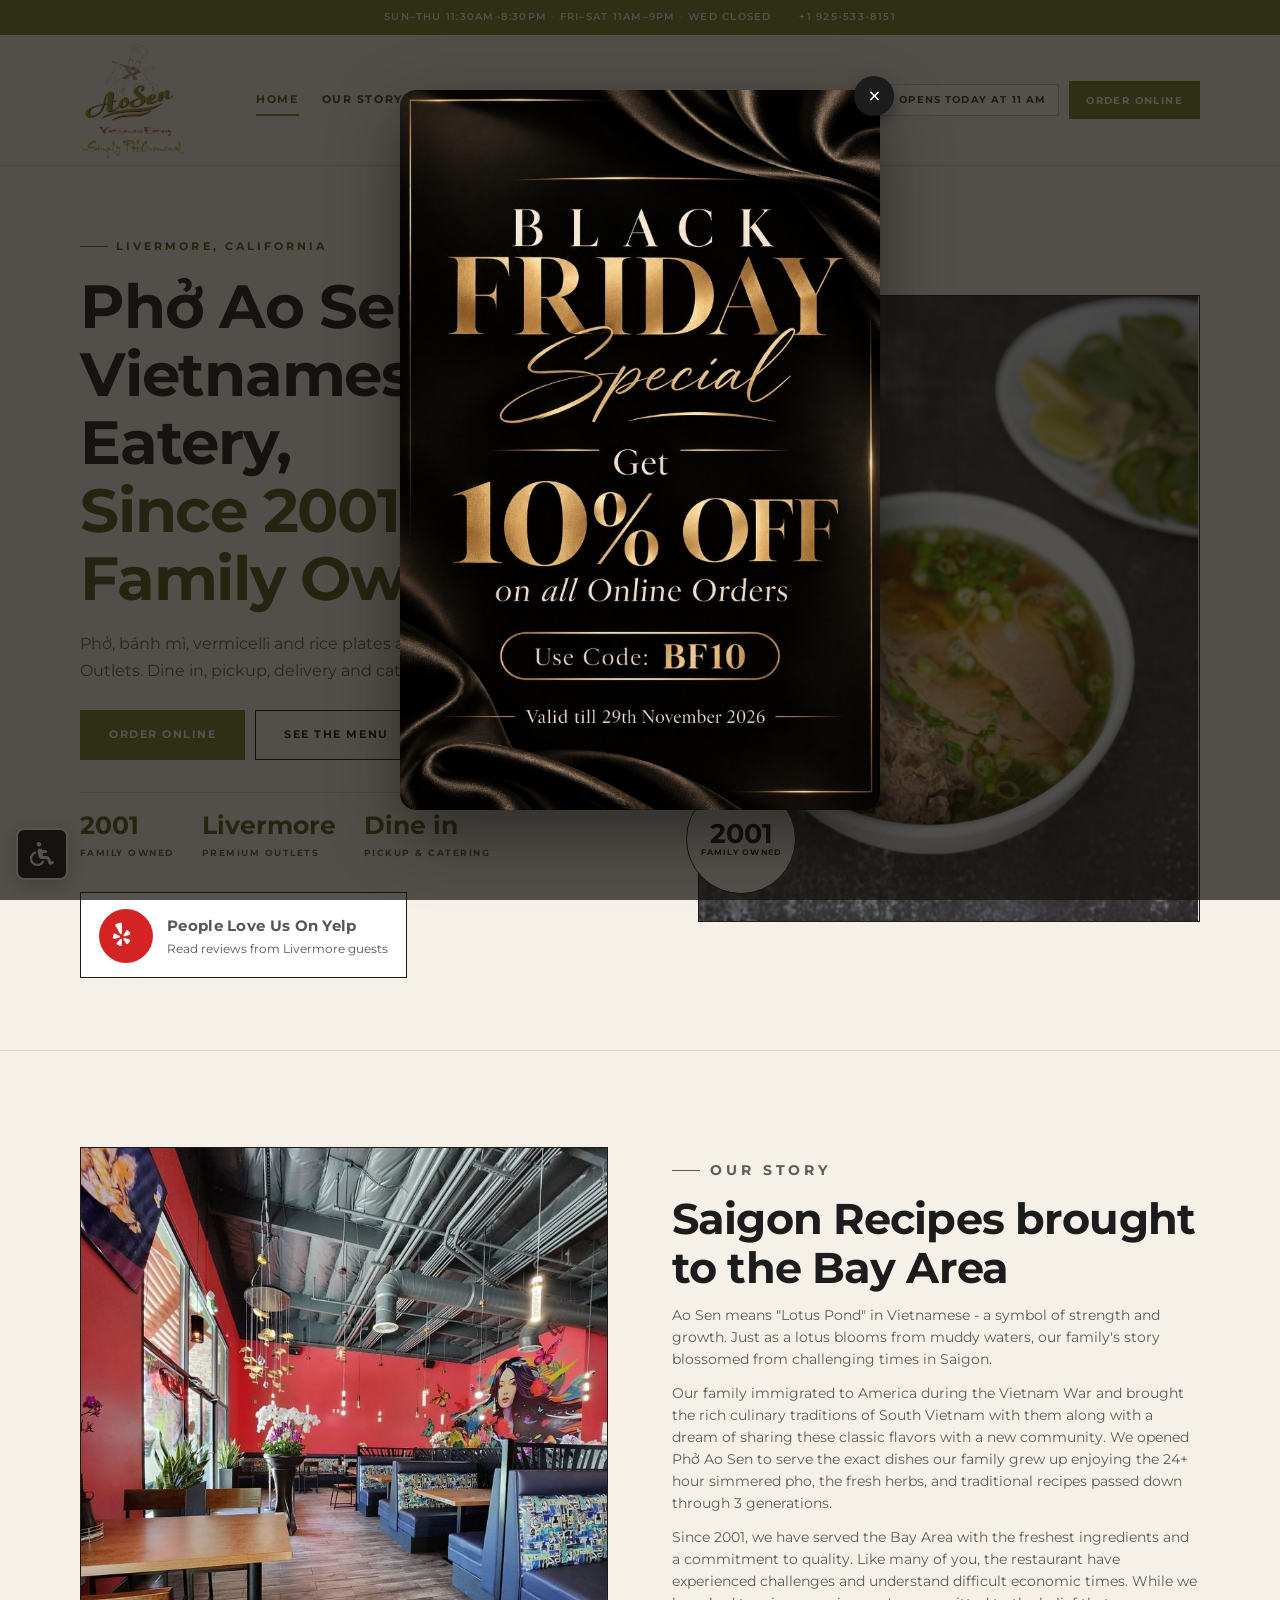
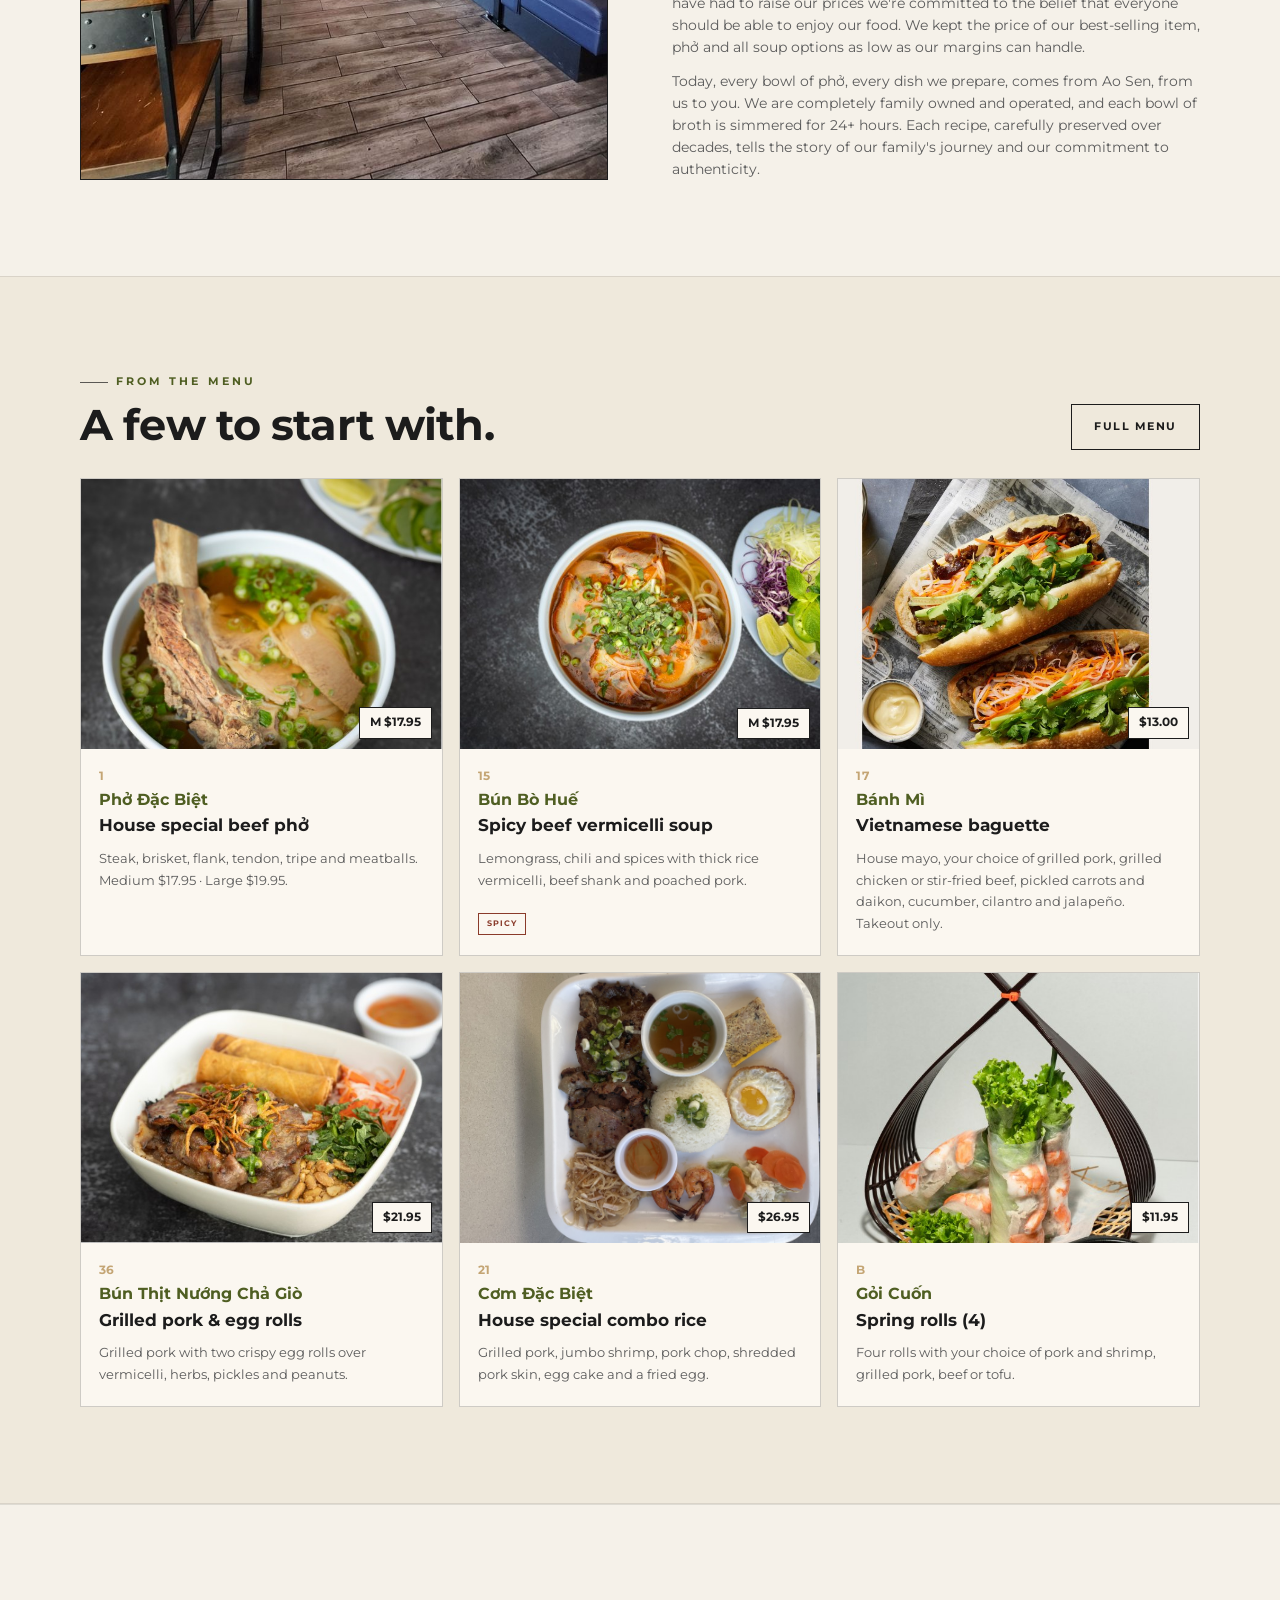
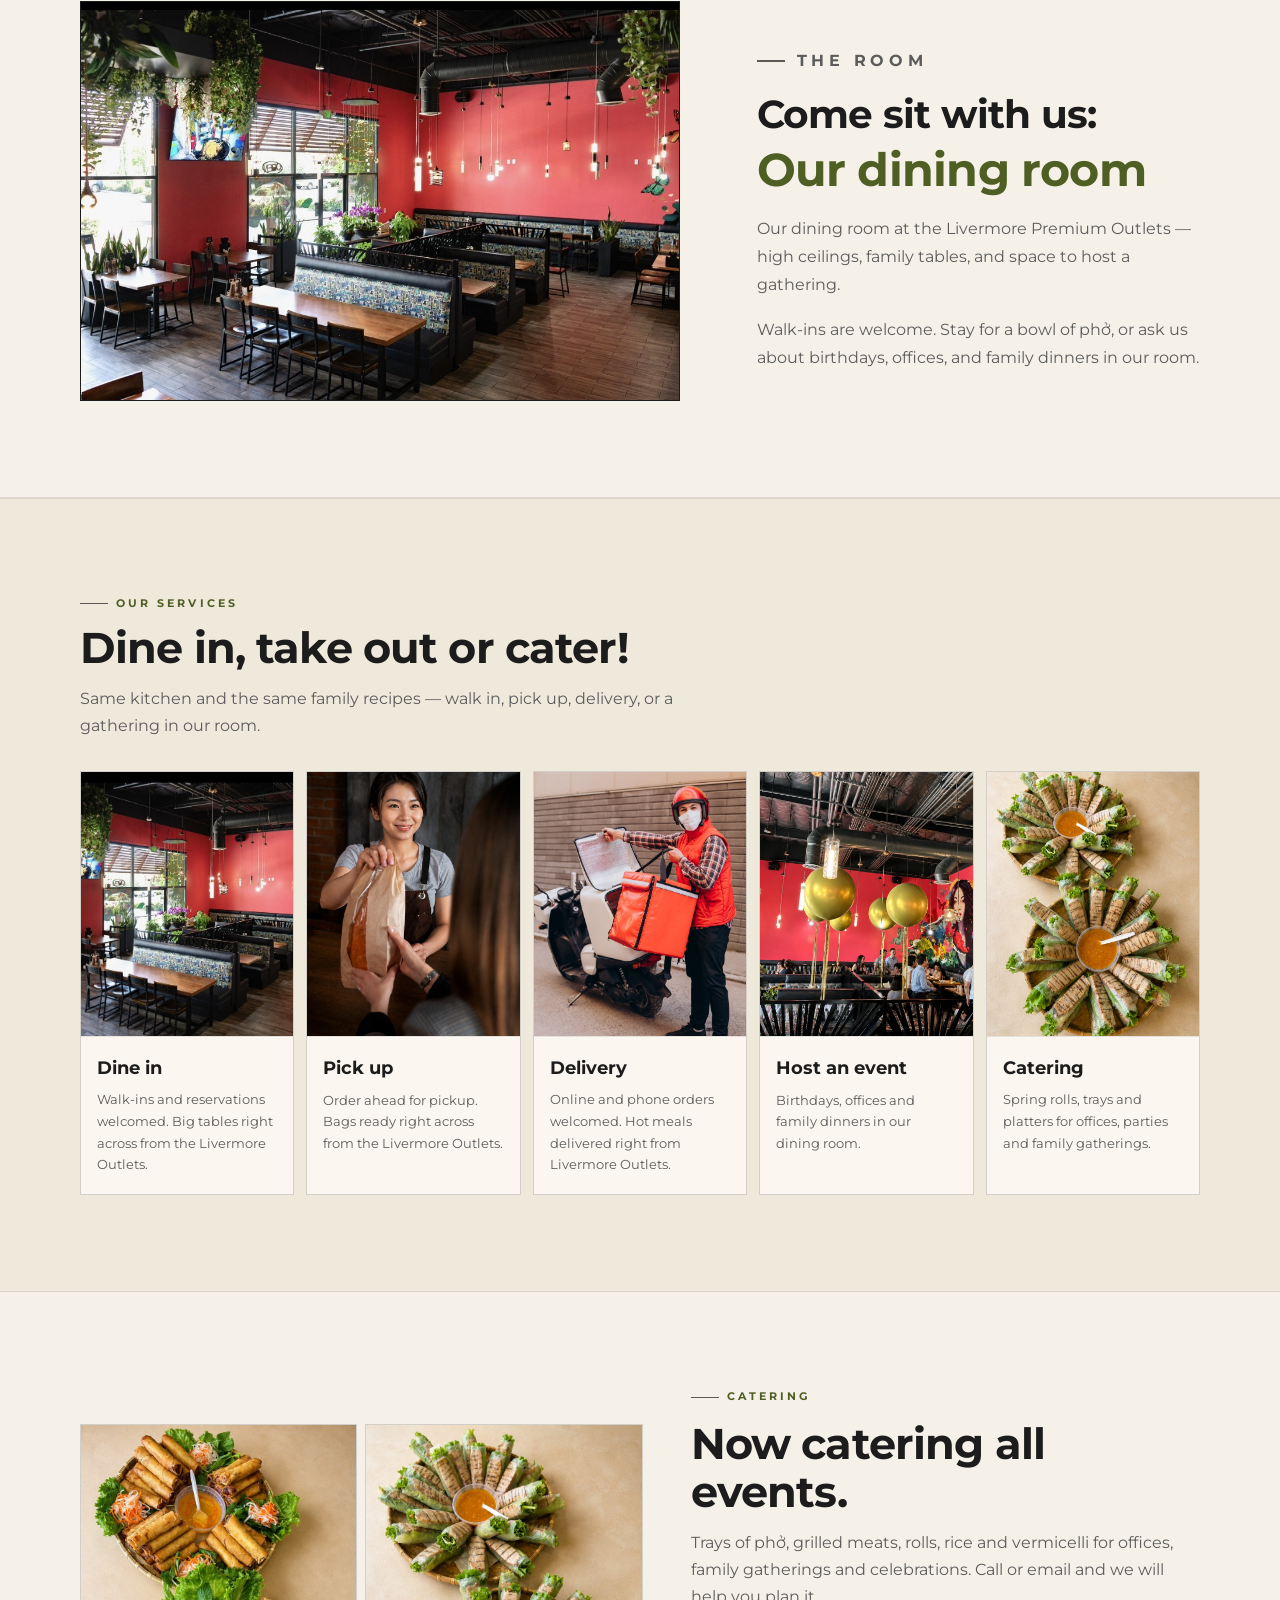
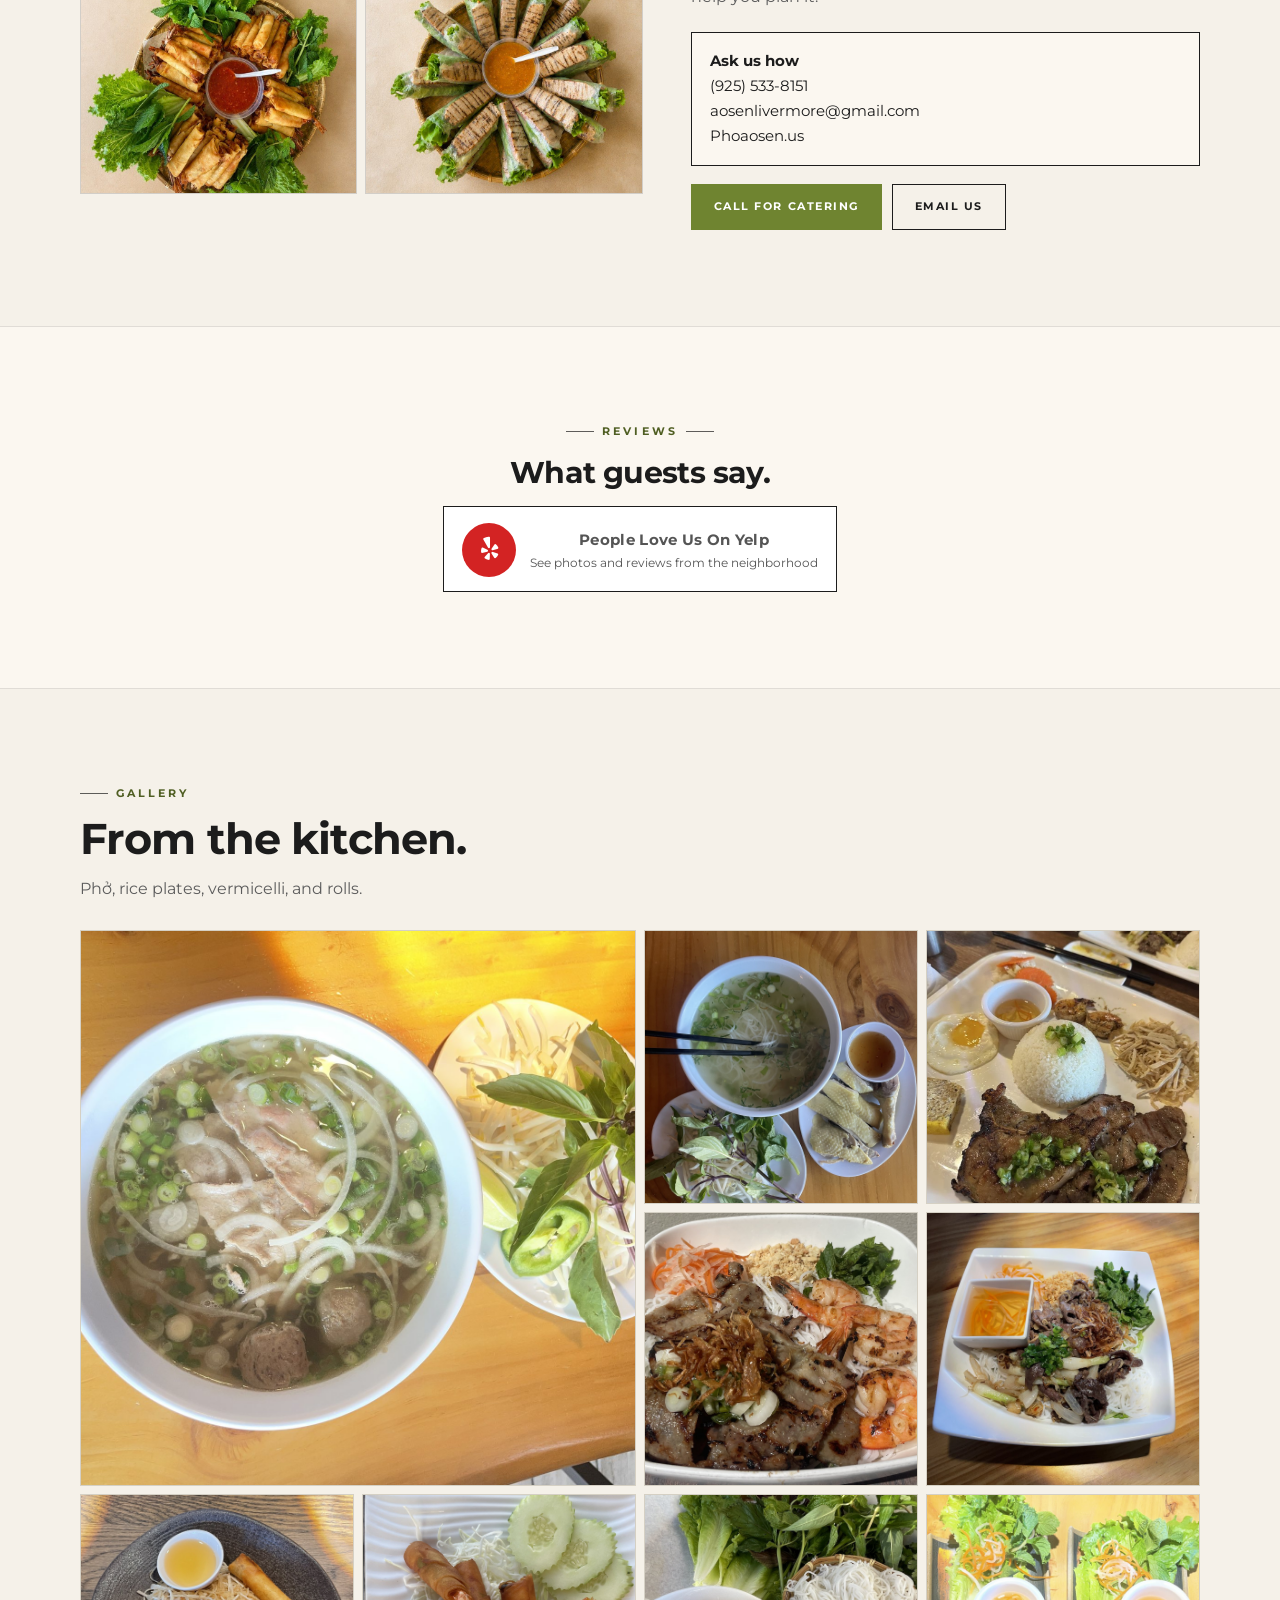
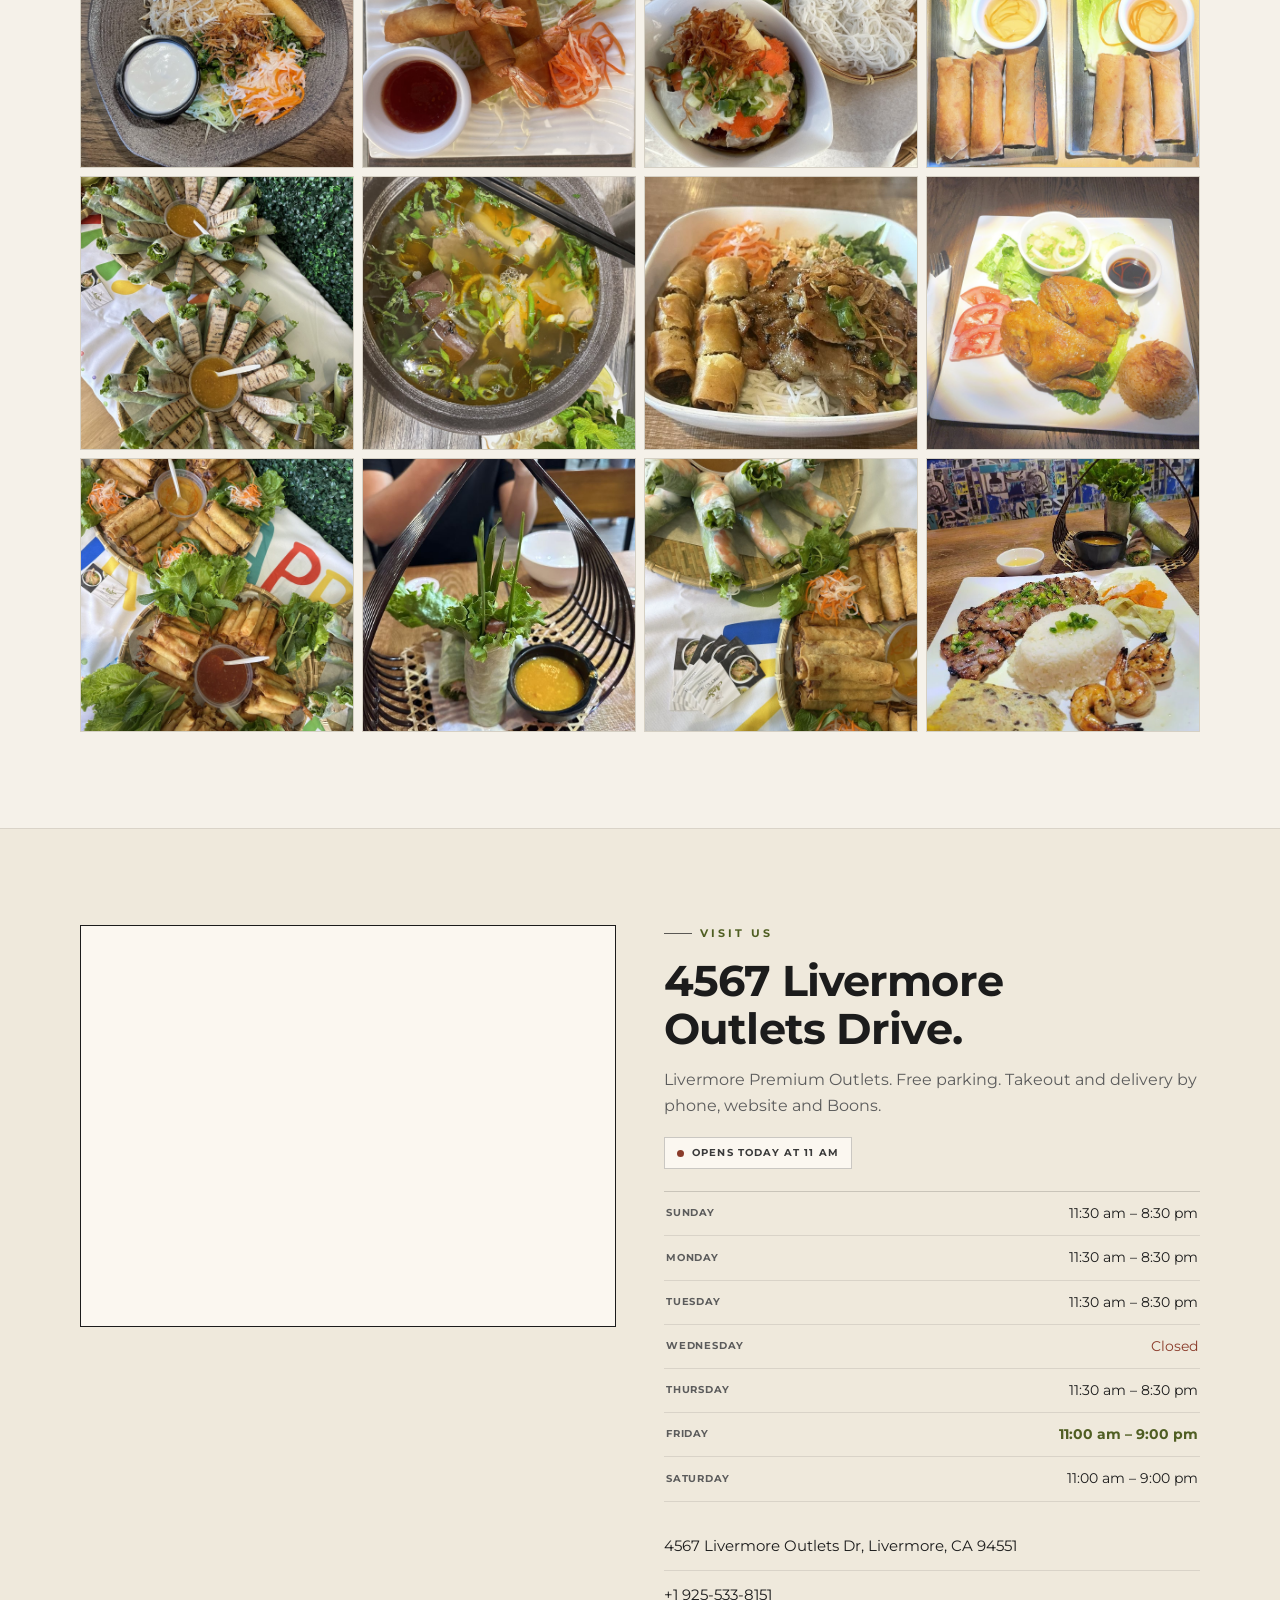
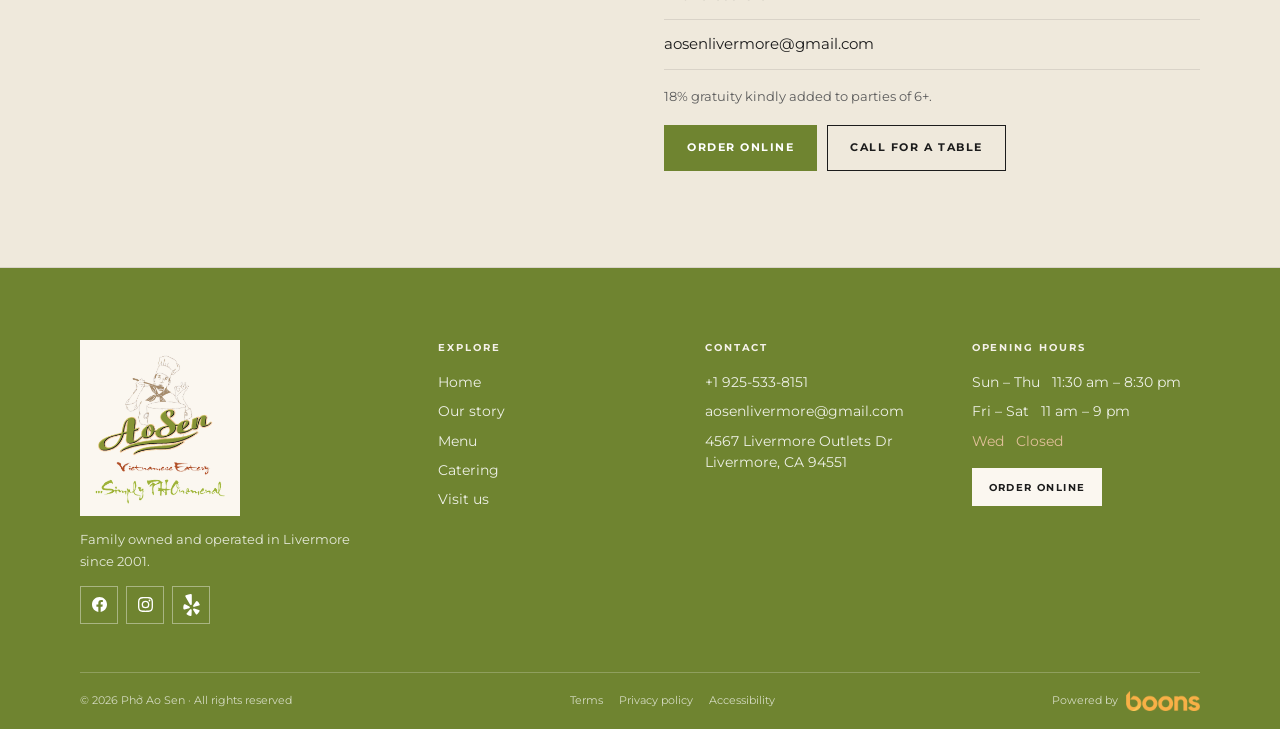
<file: index.html>
<!DOCTYPE html>
<html lang="en">
<head>
<meta charset="UTF-8">
<meta name="viewport" content="width=device-width, initial-scale=1">
<title>Phở Ao Sen — Authentic Vietnamese Restaurant in Livermore, CA</title>

<meta name="description" content="Phở Ao Sen, Vietnamese eatery in Livermore since 2001. Family owned. Phở, vermicelli, rice plates, bánh mì and spring rolls. Dine in, pickup, delivery and catering.">
<meta name="keywords" content="Pho Ao Sen, Vietnamese Restaurant Livermore, Pho Livermore, Banh Mi Livermore, Catering Livermore">
<link rel="canonical" href="https://phoaosen.us/">
<meta name="theme-color" content="#6F8430">
<meta property="og:type" content="restaurant">
<meta property="og:site_name" content="Phở Ao Sen">
<meta property="og:title" content="Phở Ao Sen — Authentic Vietnamese Restaurant in Livermore, CA">
<meta property="og:description" content="Phở Ao Sen, Vietnamese eatery. Family owned since 2001. Livermore, California.">
<meta property="og:url" content="https://phoaosen.us/">
<meta property="og:image" content="https://phoaosen.us/wp-content/uploads/2025/09/SNY04976-2-modified.jpg">
<meta name="twitter:card" content="summary_large_image">
<meta name="geo.region" content="US-CA">
<meta name="geo.placename" content="Livermore">
<meta name="geo.position" content="37.7010;-121.8430">

<link rel="icon" href="assets/images/favicon.png">
<link rel="apple-touch-icon" href="assets/images/icon-180.png">
<link rel="preconnect" href="https://fonts.googleapis.com">
<link rel="preconnect" href="https://fonts.gstatic.com" crossorigin>
<link href="https://fonts.googleapis.com/css2?family=Montserrat:ital,wght@0,400;0,500;0,600;0,700;0,800;1,400&display=swap" rel="stylesheet">
<link rel="stylesheet" href="https://cdnjs.cloudflare.com/ajax/libs/font-awesome/6.5.1/css/all.min.css" crossorigin="anonymous">
<link rel="stylesheet" href="css/style.css?v=20260904j">
<link rel="stylesheet" href="css/accessibility.css?v=20260904f">

<script type="application/ld+json">
{"@context":"https://schema.org","@type":"Restaurant","name":"Phở Ao Sen",
"image":"https://phoaosen.us/wp-content/uploads/2025/09/SNY04976-2-modified.jpg",
"logo":"https://phoaosen.us/logo.png","url":"https://phoaosen.us/","telephone":"+1-925-533-8151",
"email":"aosenlivermore@gmail.com","priceRange":"$$","servesCuisine":"Vietnamese","foundingDate":"2001",
"address":{"@type":"PostalAddress","streetAddress":"4567 Livermore Outlets Dr","addressLocality":"Livermore","addressRegion":"CA","postalCode":"94551","addressCountry":"US"},
"geo":{"@type":"GeoCoordinates","latitude":37.7010,"longitude":-121.8430},
"hasMenu":"https://phoaosen.us/menu.html",
"sameAs":["https://www.facebook.com/profile.php?id=61563821890511","https://www.instagram.com/phoaosenlivermore","https://www.yelp.com/biz/pho-ao-sen-livermore"],
"openingHoursSpecification":[
{"@type":"OpeningHoursSpecification","dayOfWeek":["Sunday","Monday","Tuesday","Thursday"],"opens":"11:30","closes":"20:30"},
{"@type":"OpeningHoursSpecification","dayOfWeek":["Friday","Saturday"],"opens":"11:00","closes":"21:00"}]}
</script>
</head>
<body>

<a class="skip-link" href="#main">Skip to content</a>

<div class="topbar">
  <span>Sun–Thu 11:30am–8:30pm <span class="sep">·</span> Fri–Sat 11am–9pm <span class="sep">·</span> Wed closed</span>
  <a href="tel:+19255338151">+1 925-533-8151</a>
</div>

<header id="nav">
  <div class="wrap nav-in">
    <a class="brand" href="index.html" aria-label="Phở Ao Sen home">
      <img src="assets/images/logo.png" alt="Ao Sen Vietnamese Eatery">
    </a>
    <nav class="menu" aria-label="Primary">
      <a href="index.html" class="current" aria-current="page">Home</a>
      <a href="#story">Our story</a>
      <a href="menu.html">Menu</a>
      <a href="#services">Services</a>
      <a href="#catering">Catering</a>
      <a href="#gallery">Gallery</a>
      <a href="#visit">Visit</a>
    </nav>
    <div class="nav-right">
      <div class="status"><i></i><span>Checking hours…</span></div>
      <a class="btn sm" href="https://order.boons.io/site/pho-ao-sen/218/y" target="_blank" rel="noopener">Order online</a>
      <button class="burger" id="burger" aria-label="Open menu" aria-expanded="false" aria-controls="drawer"><b></b></button>
    </div>
  </div>
</header>

<div id="drawer">
  <button type="button" class="drawer-close" id="drawerClose" aria-label="Close menu">×</button>
  <nav aria-label="Mobile">
    <a href="index.html">Home</a>
    <a href="#story">Our story</a>
    <a href="menu.html">Menu</a>
    <a href="#services">Services</a>
    <a href="#catering">Catering</a>
    <a href="#gallery">Gallery</a>
    <a href="#visit">Visit us</a>
    <div class="dw-foot">
      <a href="tel:+19255338151">+1 925-533-8151</a>
      <a href="mailto:aosenlivermore@gmail.com">aosenlivermore@gmail.com</a>
      <a href="https://order.boons.io/site/pho-ao-sen/218/y" target="_blank" rel="noopener">Order online →</a>
    </div>
  </nav>
</div>

<main id="main" tabindex="-1">
<section class="hero">
  <div class="wrap hero-grid">
    <div>
      <p class="eyebrow">Livermore, California</p>
      <h1 class="display h-xl">Phở Ao Sen, Vietnamese Eatery,<br><em>Since 2001, Family Owned.</em></h1>
      <p class="lede">Phở, bánh mì, vermicelli and rice plates at the Livermore Premium Outlets. Dine in, pickup, delivery and catering.</p>
      <div class="hero-cta">
        <a class="btn lg" href="https://order.boons.io/site/pho-ao-sen/218/y" target="_blank" rel="noopener">Order online</a>
        <a class="btn lg ghost" href="menu.html">See the menu</a>
      </div>
      <div class="hero-meta">
        <div><b>2001</b><small>Family owned</small></div>
        <div><b>Livermore</b><small>Premium Outlets</small></div>
        <div><b>Dine in</b><small>Pickup &amp; catering</small></div>
      </div>
      <div class="yelp-row">
        <a class="yelp-badge" href="https://www.yelp.com/biz/pho-ao-sen-livermore" target="_blank" rel="noopener">
          <span class="burst" aria-hidden="true"><i class="fa-brands fa-yelp"></i></span>
          <span><b>People Love Us On Yelp</b><span>Read reviews from Livermore guests</span></span>
        </a>
      </div>
    </div>
    <div class="hero-art">
      <div class="hero-panel">
        <img src="assets/images/food/pho-dac-biet.jpg" alt="House special beef phở at Phở Ao Sen">
      </div>
      <div class="hero-badge"><b>2001</b><small>Family owned</small></div>
    </div>
  </div>
</section>

<section class="sect" id="story">
  <div class="wrap story-grid">
    <div class="story-img">
      <img src="assets/images/space/interior-tables.jpg" alt="Dining room at Phở Ao Sen in Livermore">
    </div>
    <div class="story-body">
      <p class="eyebrow">Our story</p>
      <h2 class="display h-lg" style="margin:14px 0 8px">Saigon Recipes brought to the Bay Area</h2>
      <p>Ao Sen means "Lotus Pond" in Vietnamese - a symbol of strength and growth. Just as a lotus blooms from muddy waters, our family's story blossomed from challenging times in Saigon.</p>
      <p>Our family immigrated to America during the Vietnam War and brought the rich culinary traditions of South Vietnam with them along with a dream of sharing these classic flavors with a new community. We opened Phở Ao Sen to serve the exact dishes our family grew up enjoying the 24+ hour simmered pho, the fresh herbs, and traditional recipes passed down through 3 generations.</p>
      <p>Since 2001, we have served the Bay Area with the freshest ingredients and a commitment to quality. Like many of you, the restaurant have experienced challenges and understand difficult economic times. While we have had to raise our prices we're committed to the belief that everyone should be able to enjoy our food. We kept the price of our best-selling item, phở and all soup options as low as our margins can handle.</p>
      <p>Today, every bowl of phở, every dish we prepare, comes from Ao Sen, from us to you. We are completely family owned and operated, and each bowl of broth is simmered for 24+ hours. Each recipe, carefully preserved over decades, tells the story of our family's journey and our commitment to authenticity.</p>
    </div>
  </div>
</section>

<section class="sect" id="highlights" style="background:var(--paper-2);border-block:1px solid rgba(28,28,28,.1)">
  <div class="wrap">
    <div class="sec-head">
      <div>
        <p class="eyebrow">From the menu</p>
        <h2 class="display h-lg">A few to start with.</h2>
      </div>
      <a class="btn ghost" href="menu.html">Full menu</a>
    </div>
    <div class="dishes three">
      <article class="dish">
        <div class="dish-img">
          <img src="assets/images/food/pho-dac-biet.jpg" alt="House special beef phở" width="640" height="480">
          <span class="price">M $17.95</span>
        </div>
        <div class="dish-body">
          <span class="no">1</span>
          <div class="vnname">Phở Đặc Biệt</div>
          <div class="en">House special beef phở</div>
          <p>Steak, brisket, flank, tendon, tripe and meatballs. Medium $17.95 · Large $19.95.</p>
        </div>
      </article>
      <article class="dish">
        <div class="dish-img">
          <img src="assets/images/food/bun-bo-hue.jpg" alt="Spicy beef vermicelli soup" width="640" height="480">
          <span class="price">M $17.95</span>
        </div>
        <div class="dish-body">
          <span class="no">15</span>
          <div class="vnname">Bún Bò Huế</div>
          <div class="en">Spicy beef vermicelli soup</div>
          <p>Lemongrass, chili and spices with thick rice vermicelli, beef shank and poached pork.</p>
          <div class="tagrow"><span class="tag hot">Spicy</span></div>
        </div>
      </article>
      <article class="dish">
        <div class="dish-img">
          <img src="assets/images/food/banh-mi-card.jpg?v=3" alt="Vietnamese bánh mì sandwiches" width="680" height="510">
          <span class="price">$13.00</span>
        </div>
        <div class="dish-body">
          <span class="no">17</span>
          <div class="vnname">Bánh Mì</div>
          <div class="en">Vietnamese baguette</div>
          <p>House mayo, your choice of grilled pork, grilled chicken or stir-fried beef, pickled carrots and daikon, cucumber, cilantro and jalapeño. Takeout only.</p>
        </div>
      </article>
      <article class="dish">
        <div class="dish-img">
          <img src="assets/images/gallery/g-bun-cha-gio.jpg?v=3" alt="Grilled pork and egg rolls vermicelli" width="653" height="435">
          <span class="price">$21.95</span>
        </div>
        <div class="dish-body">
          <span class="no">36</span>
          <div class="vnname">Bún Thịt Nướng Chả Giò</div>
          <div class="en">Grilled pork &amp; egg rolls</div>
          <p>Grilled pork with two crispy egg rolls over vermicelli, herbs, pickles and peanuts.</p>
        </div>
      </article>
      <article class="dish">
        <div class="dish-img">
          <img src="assets/images/food/com-dac-biet.jpg?v=3" alt="House special combo rice plate" width="1600" height="1277">
          <span class="price">$26.95</span>
        </div>
        <div class="dish-body">
          <span class="no">21</span>
          <div class="vnname">Cơm Đặc Biệt</div>
          <div class="en">House special combo rice</div>
          <p>Grilled pork, jumbo shrimp, pork chop, shredded pork skin, egg cake and a fried egg.</p>
        </div>
      </article>
      <article class="dish">
        <div class="dish-img">
          <img src="assets/images/food/spring-rolls.jpg" alt="Fresh Vietnamese spring rolls" width="640" height="480">
          <span class="price">$11.95</span>
        </div>
        <div class="dish-body">
          <span class="no">B</span>
          <div class="vnname">Gỏi Cuốn</div>
          <div class="en">Spring rolls (4)</div>
          <p>Four rolls with your choice of pork and shrimp, grilled pork, beef or tofu.</p>
        </div>
      </article>
    </div>
  </div>
</section>

<section class="sect room" id="space">
  <div class="wrap room-grid">
    <div class="room-photo">
      <img src="assets/images/space/dining-room-wide.jpg?v=3" alt="Dining room at Phở Ao Sen — family tables, booths, and the mural wall">
    </div>
    <div class="room-copy">
      <p class="room-label">The room</p>
      <h2 class="display room-title">Come sit with us: <span>Our dining room</span></h2>
      <p>Our dining room at the Livermore Premium Outlets — high ceilings, family tables, and space to host a gathering.</p>
      <p>Walk-ins are welcome. Stay for a bowl of phở, or ask us about birthdays, offices, and family dinners in our room.</p>
    </div>
  </div>
</section>

<section class="sect services" id="services">
  <div class="wrap">
    <p class="eyebrow">Our services</p>
    <h2 class="display h-lg" style="margin-top:12px">Dine in, take out or cater!</h2>
    <p class="lede" style="margin-top:12px">Same kitchen and the same family recipes — walk in, pick up, delivery, or a gathering in our room.</p>
    <div class="svc-grid">
      <a class="svc" href="#visit">
        <img class="pos-tables" src="assets/images/space/dining-room-wide.jpg" alt="Big tables in the dining room across from the Livermore Outlets">
        <div class="svc-txt"><h3>Dine in</h3><p>Walk-ins and reservations welcomed. Big tables right across from the Livermore Outlets.</p></div>
      </a>
      <a class="svc" href="https://order.boons.io/site/pho-ao-sen/218/y" target="_blank" rel="noopener">
        <img class="pos-pickup" src="assets/images/space/pickup-staff.jpg?v=5" alt="Staff handing a takeout bag to a guest at the counter">
        <div class="svc-txt"><h3>Pick up</h3><p>Order ahead for pickup. Bags ready right across from the Livermore Outlets.</p></div>
      </a>
      <a class="svc" href="https://order.boons.io/site/pho-ao-sen/218/y" target="_blank" rel="noopener">
        <img class="pos-delivery" src="assets/images/space/delivery-driver.jpg?v=1" alt="Delivery driver with an insulated food bag by a scooter">
        <div class="svc-txt"><h3>Delivery</h3><p>Online and phone orders welcomed. Hot meals delivered right from Livermore Outlets.</p></div>
      </a>
      <a class="svc" href="#catering">
        <img class="pos-event" src="assets/images/space/event-dining-wide.jpg?v=3" alt="Dining room decorated for a private event">
        <div class="svc-txt"><h3>Host an event</h3><p>Birthdays, offices and family dinners in our dining room.</p></div>
      </a>
      <a class="svc" href="#catering">
        <img src="assets/images/food/cater-fresh-platters.jpg?v=1" alt="Grilled pork spring rolls on catering platters">
        <div class="svc-txt"><h3>Catering</h3><p>Spring rolls, trays and platters for offices, parties and family gatherings.</p></div>
      </a>
    </div>
  </div>
</section>

<section class="sect" id="catering">
  <div class="wrap cater-grid">
    <div class="cater-photos">
      <img src="assets/images/food/cater-fried-platters.jpg?v=1" alt="Fried egg rolls and shrimp rolls on catering platters">
      <img src="assets/images/food/cater-fresh-platters.jpg?v=1" alt="Grilled pork spring rolls on catering platters">
    </div>
    <div>
      <p class="eyebrow">Catering</p>
      <h2 class="display h-lg" style="margin:14px 0 12px">Now catering all events.</h2>
      <p class="lede">Trays of phở, grilled meats, rolls, rice and vermicelli for offices, family gatherings and celebrations. Call or email and we will help you plan it.</p>
      <div class="contact-box">
        <p><strong>Ask us how</strong></p>
        <p><a href="tel:+19255338151">(925) 533-8151</a><br>
        <a href="mailto:aosenlivermore@gmail.com">aosenlivermore@gmail.com</a><br>
        Phoaosen.us</p>
      </div>
      <div class="hero-cta" style="margin-top:18px">
        <a class="btn" href="tel:+19255338151">Call for catering</a>
        <a class="btn ghost" href="mailto:aosenlivermore@gmail.com">Email us</a>
      </div>
    </div>
  </div>
</section>

<section class="sect yelp-band" id="reviews">
  <div class="wrap" style="display:grid;gap:16px;justify-items:center">
    <p class="eyebrow center">Reviews</p>
    <h2 class="display h-md">What guests say.</h2>
    <a class="yelp-badge" href="https://www.yelp.com/biz/pho-ao-sen-livermore" target="_blank" rel="noopener">
      <span class="burst" aria-hidden="true"><i class="fa-brands fa-yelp"></i></span>
      <span><b>People Love Us On Yelp</b><span>See photos and reviews from the neighborhood</span></span>
    </a>
  </div>
</section>

<section class="sect" id="gallery">
  <div class="wrap">
    <p class="eyebrow">Gallery</p>
    <h2 class="display h-lg" style="margin-top:12px">From the kitchen.</h2>
    <p class="lede" style="margin-top:12px">Phở, rice plates, vermicelli, and rolls.</p>
    <div class="gal">
      <figure class="g-a"><img src="assets/images/gallery/g-pho-beef.jpg" alt="Beef phở with meatballs and a plate of herbs"></figure>
      <figure><img src="assets/images/gallery/g-pho-ga-table.jpg" alt="Chicken phở with herbs and ginger sauce"></figure>
      <figure><img src="assets/images/gallery/g-com-table.jpg" alt="House combo rice plate on the table"></figure>
      <figure><img src="assets/images/gallery/g-bun-pork-shrimp.jpg" alt="Vermicelli with grilled pork and shrimp"></figure>
      <figure><img src="assets/images/gallery/g-bun-bo-xao.jpg" alt="Vermicelli with stir-fried beef"></figure>
      <figure><img src="assets/images/gallery/g-bi-cha-gio.jpg" alt="Shredded pork with an egg roll"></figure>
      <figure><img src="assets/images/gallery/g-shrimp-rolls.jpg" alt="Fried shrimp rolls"></figure>
      <figure><img src="assets/images/gallery/g-bun-cha-tray.jpg" alt="Hanoi grilled pork with noodles and herbs"></figure>
      <figure><img src="assets/images/gallery/g-cha-gio-plates.jpg" alt="Egg rolls with lettuce and dipping sauce"></figure>
      <figure><img src="assets/images/gallery/g-cater-rolls.jpg" alt="Spring rolls arranged for catering"></figure>
      <figure><img src="assets/images/gallery/g-bun-bo-hue.jpg?v=4" alt="Bún bò Huế with herbs"></figure>
      <figure><img src="assets/images/food/bun-cha-gio.jpg?v=2" alt="Grilled pork and egg rolls vermicelli"></figure>
      <figure><img src="assets/images/gallery/g-cornish-hen.jpg" alt="Fried Cornish hen with red rice"></figure>
      <figure><img src="assets/images/gallery/g-cater-rolls-2.jpg" alt="Egg rolls and shrimp rolls at a catering event"></figure>
      <figure><img src="assets/images/gallery/g-goi-cuon-table.jpg" alt="Fresh spring rolls in a serving basket"></figure>
      <figure><img src="assets/images/gallery/g-cater-trays.jpg" alt="Fresh spring rolls and egg rolls on catering trays"></figure>
      <figure><img src="assets/images/gallery/g-table-spread.jpg" alt="Rice plate and spring rolls on the table"></figure>
    </div>
  </div>
</section>

<section class="sect visit" id="visit">
  <div class="wrap visit-grid">
    <div class="map">
      <iframe title="Map to Phở Ao Sen, 4567 Livermore Outlets Dr, Livermore CA"
        src="https://www.google.com/maps?q=4567+Livermore+Outlets+Dr,+Livermore,+CA+94551&output=embed"
        loading="lazy" referrerpolicy="no-referrer-when-downgrade"></iframe>
    </div>
    <div>
      <p class="eyebrow">Visit us</p>
      <h2 class="display h-lg" style="margin:14px 0 12px">4567 Livermore<br>Outlets Drive.</h2>
      <p class="lede">Livermore Premium Outlets. Free parking. Takeout and delivery by phone, website and Boons.</p>
      <div class="status" style="margin-top:18px"><i></i><span>Checking hours…</span></div>
      <ul class="hours" id="hoursList">
        <li data-d="0"><b>Sunday</b><span>11:30 am – 8:30 pm</span></li>
        <li data-d="1"><b>Monday</b><span>11:30 am – 8:30 pm</span></li>
        <li data-d="2"><b>Tuesday</b><span>11:30 am – 8:30 pm</span></li>
        <li data-d="3" class="shut"><b>Wednesday</b><span>Closed</span></li>
        <li data-d="4"><b>Thursday</b><span>11:30 am – 8:30 pm</span></li>
        <li data-d="5"><b>Friday</b><span>11:00 am – 9:00 pm</span></li>
        <li data-d="6"><b>Saturday</b><span>11:00 am – 9:00 pm</span></li>
      </ul>
      <div class="info-row">
        <a href="https://maps.app.goo.gl/noL4wuonmxhcxKNy5" target="_blank" rel="noopener">4567 Livermore Outlets Dr, Livermore, CA 94551</a>
        <a href="tel:+19255338151">+1 925-533-8151</a>
        <a href="mailto:aosenlivermore@gmail.com">aosenlivermore@gmail.com</a>
      </div>
      <p style="margin-top:16px;font-size:.82rem;color:var(--ink-soft)">18% gratuity kindly added to parties of 6+.</p>
      <div class="hero-cta" style="margin-top:18px">
        <a class="btn" href="https://order.boons.io/site/pho-ao-sen/218/y" target="_blank" rel="noopener">Order online</a>
        <a class="btn ghost" href="tel:+19255338151">Call for a table</a>
      </div>
    </div>
  </div>
</section>
</main>

<footer>
  <div class="wrap">
    <div class="f-grid">
      <div class="f-brand">
        <img src="assets/images/logo.png" alt="Ao Sen Vietnamese Eatery" loading="lazy">
        <p>Family owned and operated in Livermore since 2001.</p>
        <div class="f-social">
          <a href="https://www.facebook.com/profile.php?id=61563821890511" target="_blank" rel="noopener" aria-label="Facebook">
            <svg viewBox="0 0 24 24" aria-hidden="true"><path d="M24 12.073c0-6.627-5.373-12-12-12s-12 5.373-12 12c0 5.99 4.388 10.954 10.125 11.854v-8.385H7.078v-3.47h3.047V9.43c0-3.007 1.792-4.669 4.533-4.669 1.312 0 2.686.235 2.686.235v2.953H15.83c-1.491 0-1.956.925-1.956 1.874v2.25h3.328l-.532 3.47h-2.796v8.385C19.612 23.027 24 18.062 24 12.073z"/></svg>
          </a>
          <a href="https://www.instagram.com/phoaosenlivermore" target="_blank" rel="noopener" aria-label="Instagram">
            <svg viewBox="0 0 24 24" aria-hidden="true"><path d="M12 2.163c3.204 0 3.584.012 4.85.07 3.252.148 4.771 1.691 4.919 4.919.058 1.265.069 1.645.069 4.849 0 3.205-.012 3.584-.069 4.849-.149 3.225-1.664 4.771-4.919 4.919-1.266.058-1.644.07-4.85.07-3.204 0-3.584-.012-4.849-.07-3.26-.149-4.771-1.699-4.919-4.92-.058-1.265-.07-1.644-.07-4.849 0-3.204.013-3.583.07-4.849.149-3.227 1.664-4.771 4.919-4.919 1.266-.057 1.645-.069 4.849-.069zM12 0C8.741 0 8.333.014 7.053.072 2.695.272.273 2.69.073 7.052.014 8.333 0 8.741 0 12c0 3.259.014 3.668.072 4.948.2 4.358 2.618 6.78 6.98 6.98C8.333 23.986 8.741 24 12 24c3.259 0 3.668-.014 4.948-.072 4.354-.2 6.782-2.618 6.979-6.98.059-1.28.073-1.689.073-4.948 0-3.259-.014-3.667-.072-4.947-.196-4.354-2.617-6.78-6.979-6.98C15.668.014 15.259 0 12 0zm0 5.838a6.162 6.162 0 100 12.324 6.162 6.162 0 000-12.324zM12 16a4 4 0 110-8 4 4 0 010 8zm6.406-11.845a1.44 1.44 0 100 2.881 1.44 1.44 0 000-2.881z"/></svg>
          </a>
          <a href="https://www.yelp.com/biz/pho-ao-sen-livermore" target="_blank" rel="noopener" aria-label="Yelp">
            <svg viewBox="0 0 384 512" aria-hidden="true"><path d="M42.9 240.32l99.62 48.61c19.2 9.4 16.2 37.51-4.5 42.71L30.5 358.45a22.79 22.79 0 0 1-28.21-19.6 197.16 197.16 0 0 1 9-85.32 22.8 22.8 0 0 1 31.61-13.21zm44 239.25a199.45 199.45 0 0 0 79.42 32.11A22.78 22.78 0 0 0 192.94 490l3.9-110.82c.7-21.3-25.5-31.91-39.81-16.1l-74.21 82.4a22.82 22.82 0 0 0 4.09 34.09zm145.34-109.92l58.81 94a22.93 22.93 0 0 0 34 5.5 198.36 198.36 0 0 0 52.71-67.61A23 23 0 0 0 364.17 370l-105.42-34.26c-20.31-6.5-37.81 15.8-26.51 33.91zm148.33-132.23a197.44 197.44 0 0 0-50.41-69.31 22.85 22.85 0 0 0-34 4.4l-62 91.92c-11.9 17.7 4.7 40.61 25.2 34.71L366 268.63a23 23 0 0 0 14.61-31.21zM62.11 30.18a22.86 22.86 0 0 0-9.9 32l104.12 180.44c11.7 20.2 42.61 11.9 42.61-11.4V22.88a22.67 22.67 0 0 0-24.5-22.8 320.37 320.37 0 0 0-112.33 30.1z"/></svg>
          </a>
        </div>
      </div>
      <div class="f-col">
        <h4>Explore</h4>
        <ul>
          <li><a href="index.html">Home</a></li>
          <li><a href="#story">Our story</a></li>
          <li><a href="menu.html">Menu</a></li>
          <li><a href="#catering">Catering</a></li>
          <li><a href="#visit">Visit us</a></li>
        </ul>
      </div>
      <div class="f-col">
        <h4>Contact</h4>
        <ul>
          <li><a href="tel:+19255338151">+1 925-533-8151</a></li>
          <li><a href="mailto:aosenlivermore@gmail.com">aosenlivermore@gmail.com</a></li>
          <li><a href="https://maps.app.goo.gl/noL4wuonmxhcxKNy5" target="_blank" rel="noopener">4567 Livermore Outlets Dr<br>Livermore, CA 94551</a></li>
        </ul>
      </div>
      <div class="f-col">
        <h4>Opening hours</h4>
        <ul>
          <li>Sun – Thu &nbsp; 11:30 am – 8:30 pm</li>
          <li>Fri – Sat &nbsp; 11 am – 9 pm</li>
          <li style="color:#E1C099">Wed &nbsp; Closed</li>
        </ul>
        <a class="btn sm" href="https://order.boons.io/site/pho-ao-sen/218/y" target="_blank" rel="noopener" style="margin-top:12px">Order online</a>
      </div>
    </div>
    <div class="f-bot">
      <span>© <span class="yr">2026</span> Phở Ao Sen · All rights reserved</span>
      <nav aria-label="Legal">
        <a href="https://www.boons.io/terms-of-service" target="_blank" rel="noopener">Terms</a>
        <a href="https://www.boons.io/privacy-policy" target="_blank" rel="noopener">Privacy policy</a>
        <a href="https://www.boons.io/accessibility-statement" target="_blank" rel="noopener">Accessibility</a>
      </nav>
      <span class="powered-by">Powered by <a href="https://www.boons.io/" target="_blank" rel="noopener" aria-label="boons"><img src="assets/images/boons-logo.png" alt="boons"></a></span>
    </div>
  </div>
</footer>

<div id="mobar">
  <a class="btn ghost" href="tel:+19255338151">Call</a>
  <a class="btn" href="https://order.boons.io/site/pho-ao-sen/218/y" target="_blank" rel="noopener">Order online</a>
</div>
<button id="top" aria-label="Back to top">↑</button>

<div id="flyer" class="flyer" role="dialog" aria-modal="true" aria-label="Black Friday Special. Use code BF10. Valid till November 29, 2026, on online orders only." hidden>
  <div class="flyer-card">
    <button id="flyer-close" type="button" aria-label="Close promotion">×</button>
    <a href="https://order.boons.io/site/pho-ao-sen/218/y" target="_blank" rel="noopener">
      <img src="assets/black-friday-special-bf10.jpg" width="682" height="1024" alt="Black Friday Special flyer offering 10% off with code BF10 valid until November 29, 2026">
      <span class="sr-only">Order online with code BF10 (opens in a new tab)</span>
    </a>
  </div>
</div>

<script src="js/app.js?v=20261127a"></script>
<script src="js/accessibility.js?v=20260901c"></script>
</body>
</html>
</file>
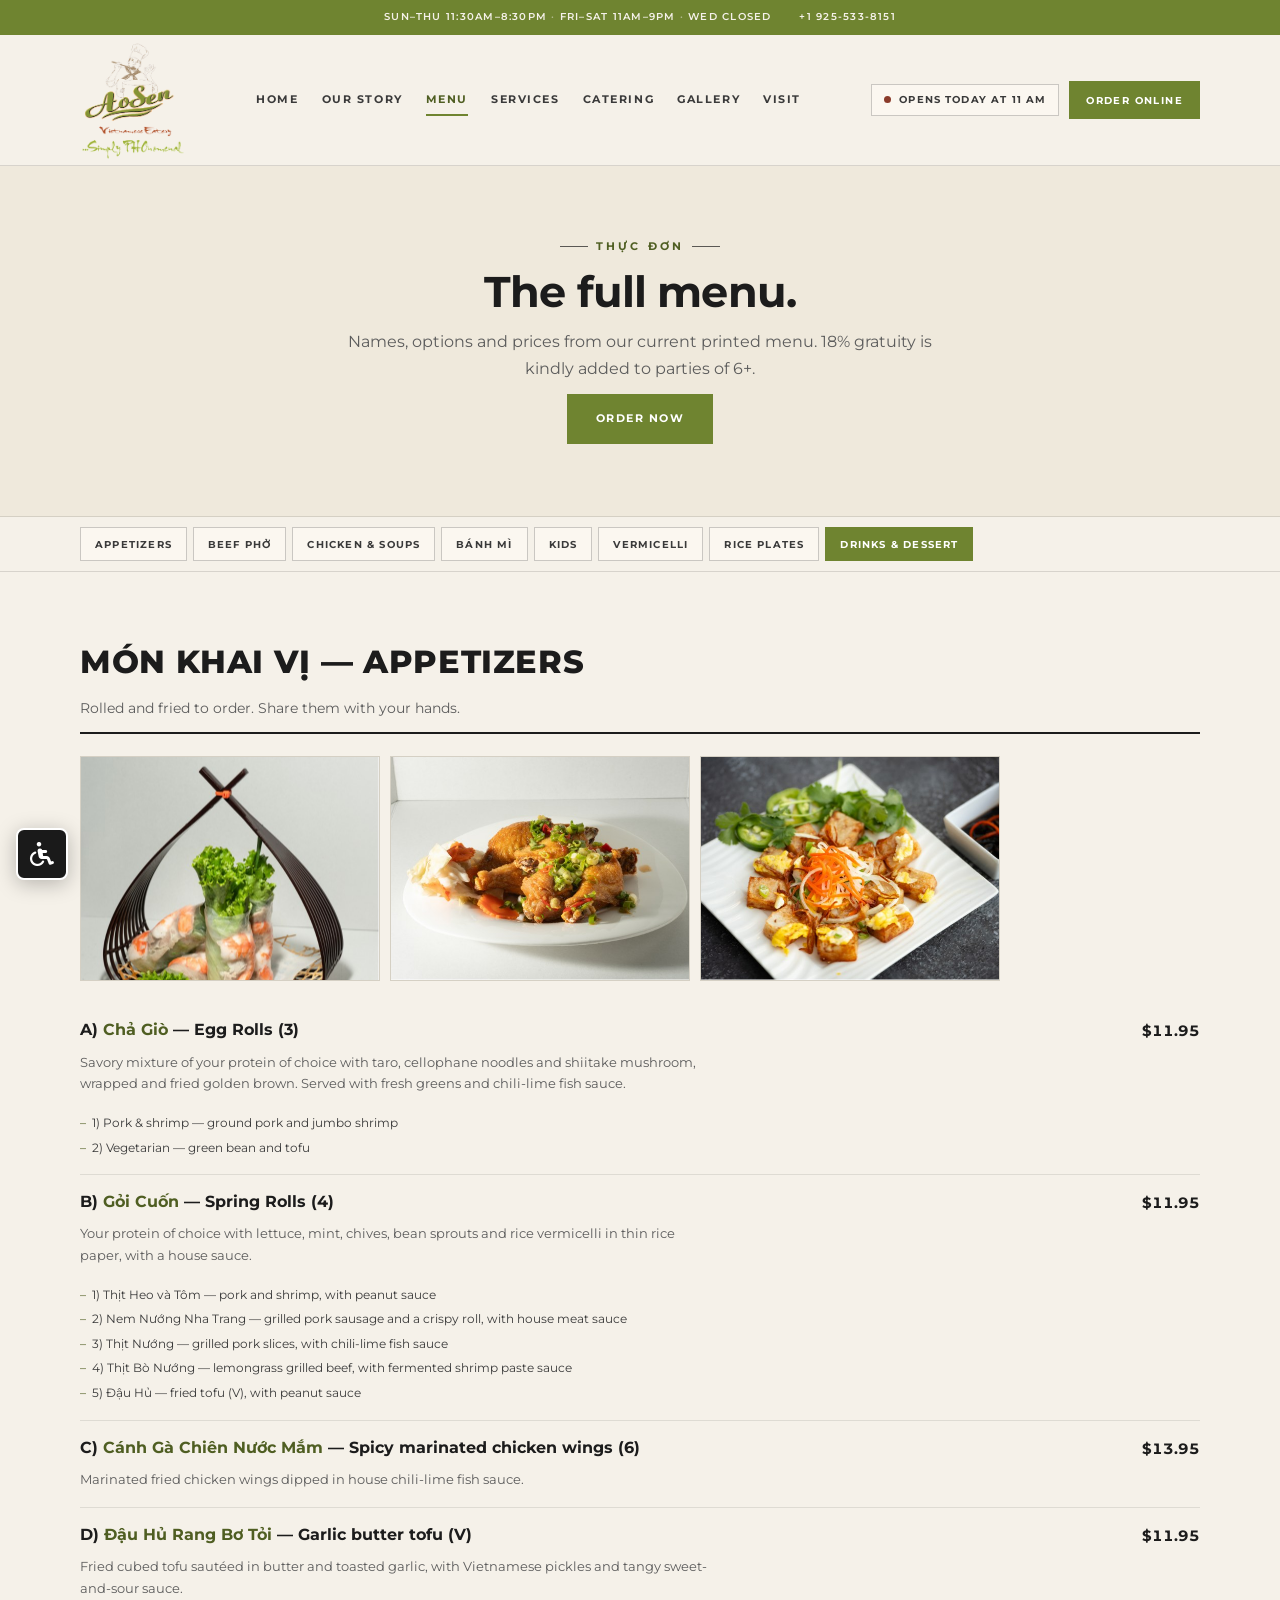
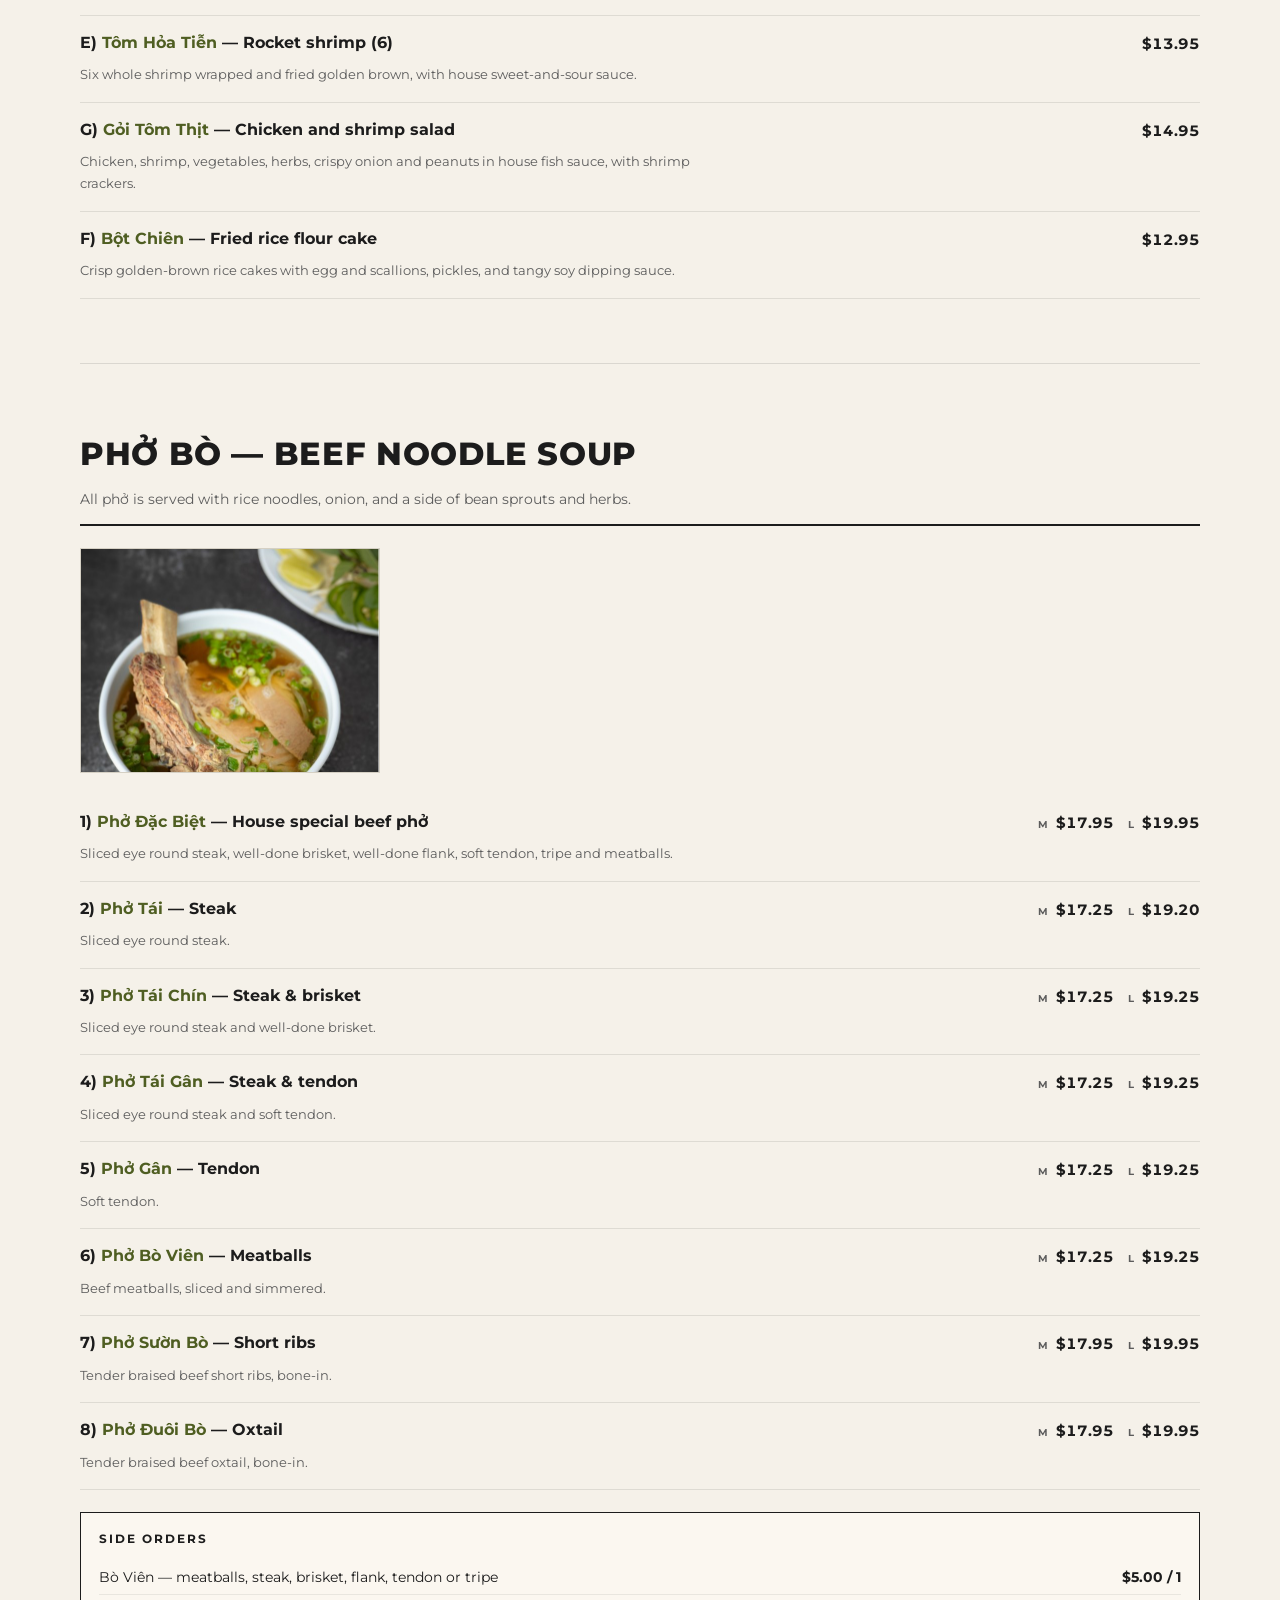
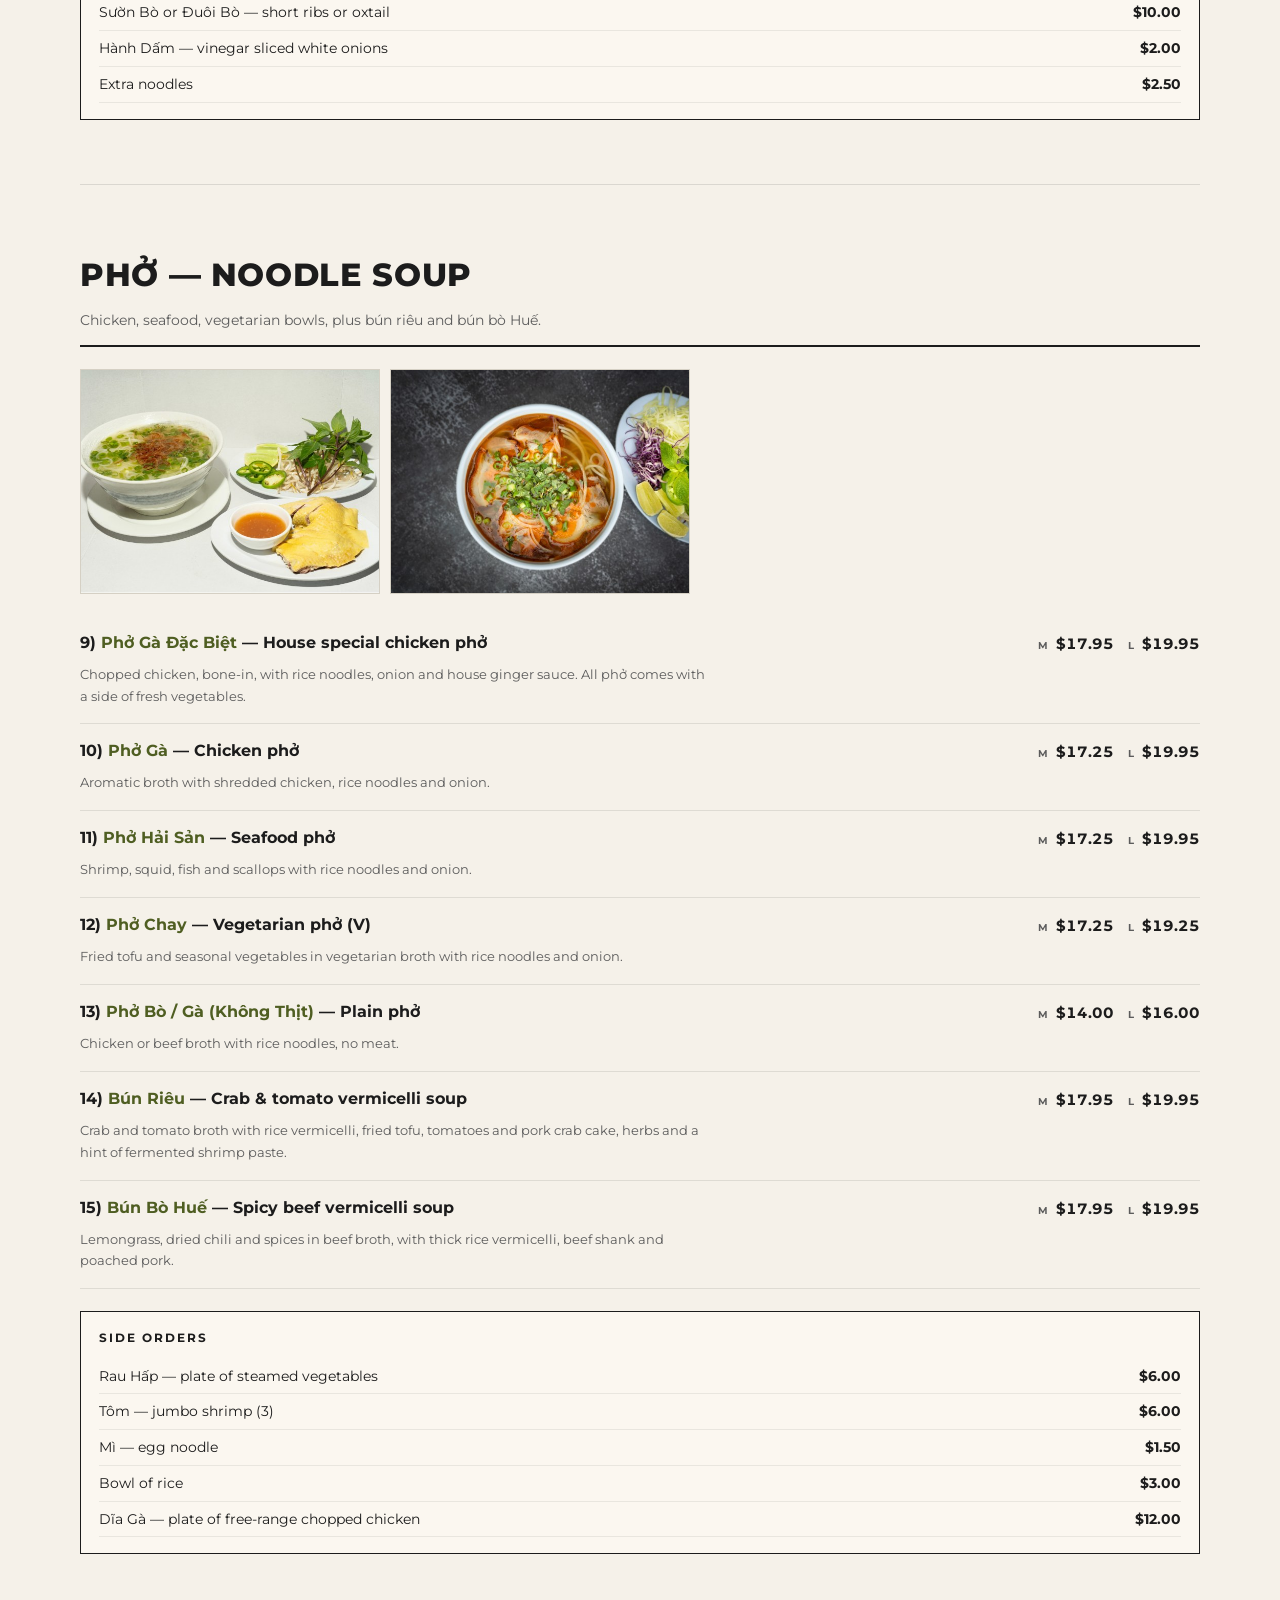
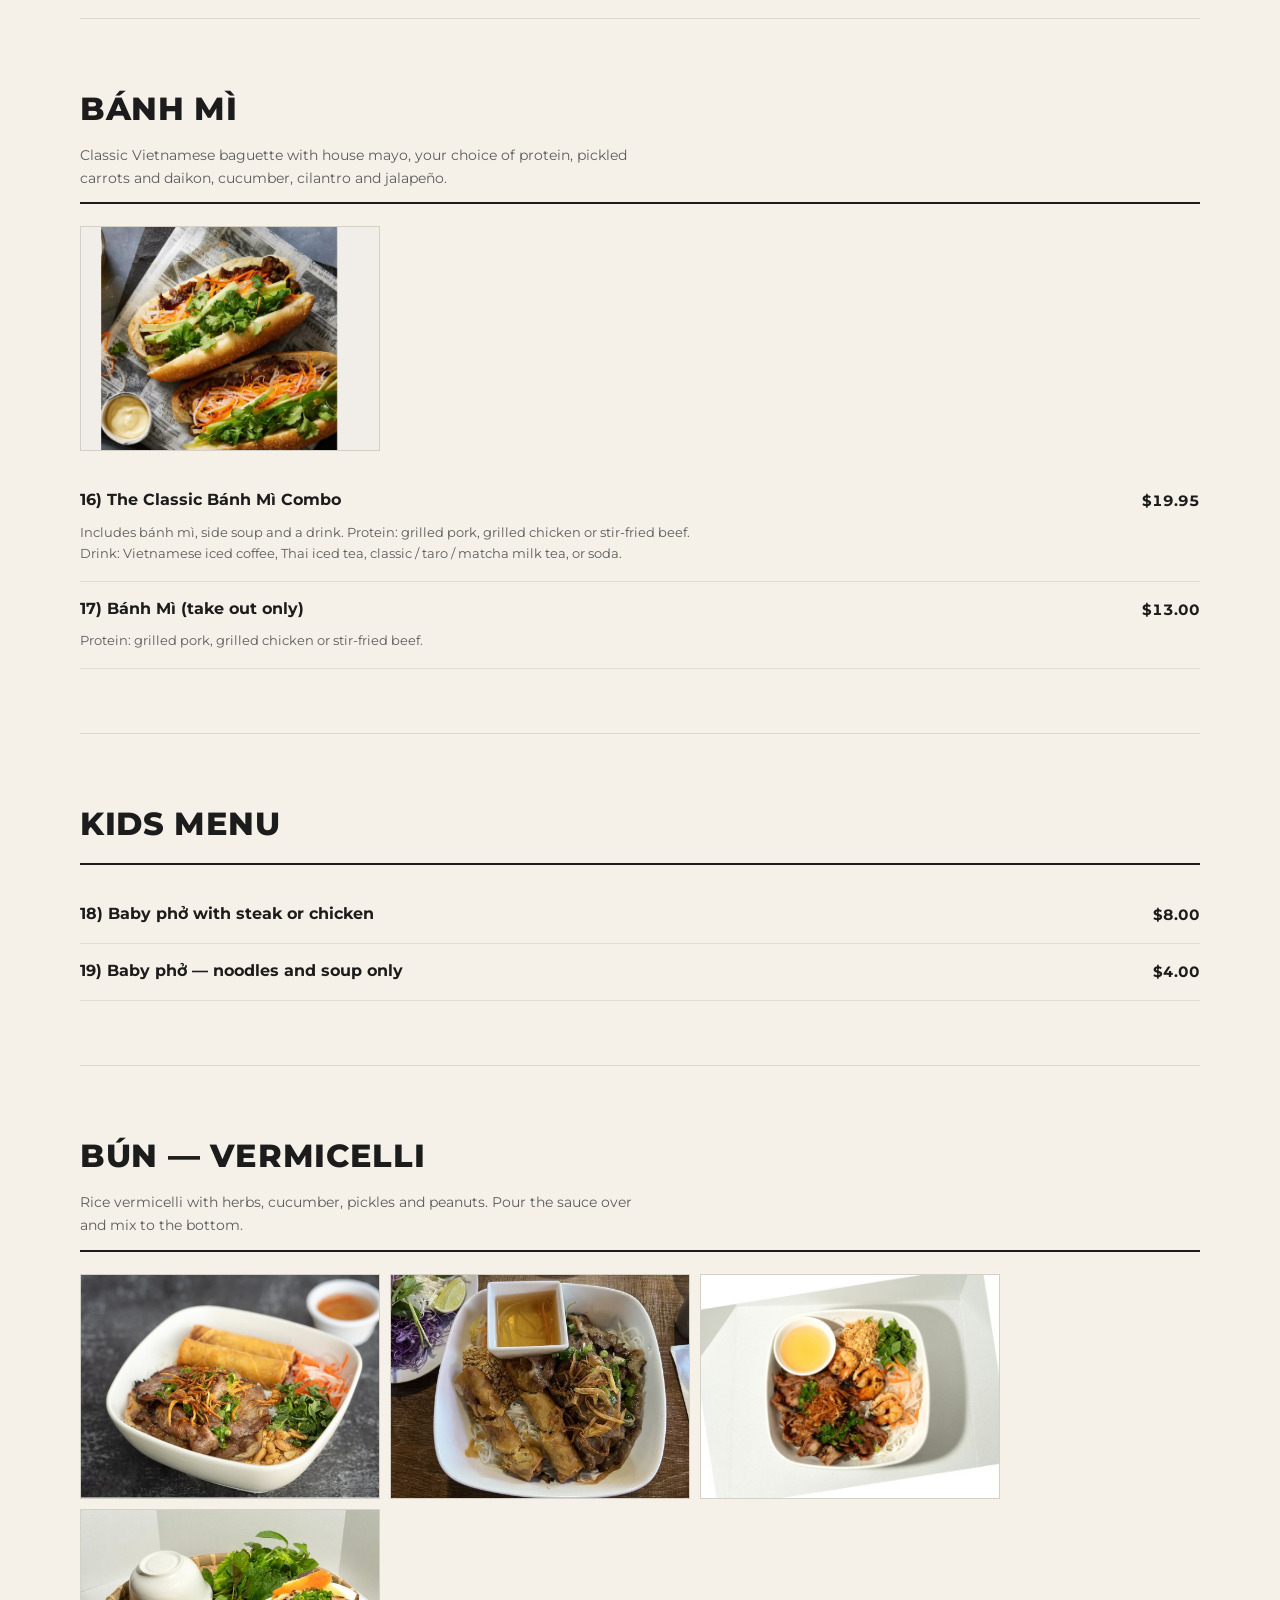
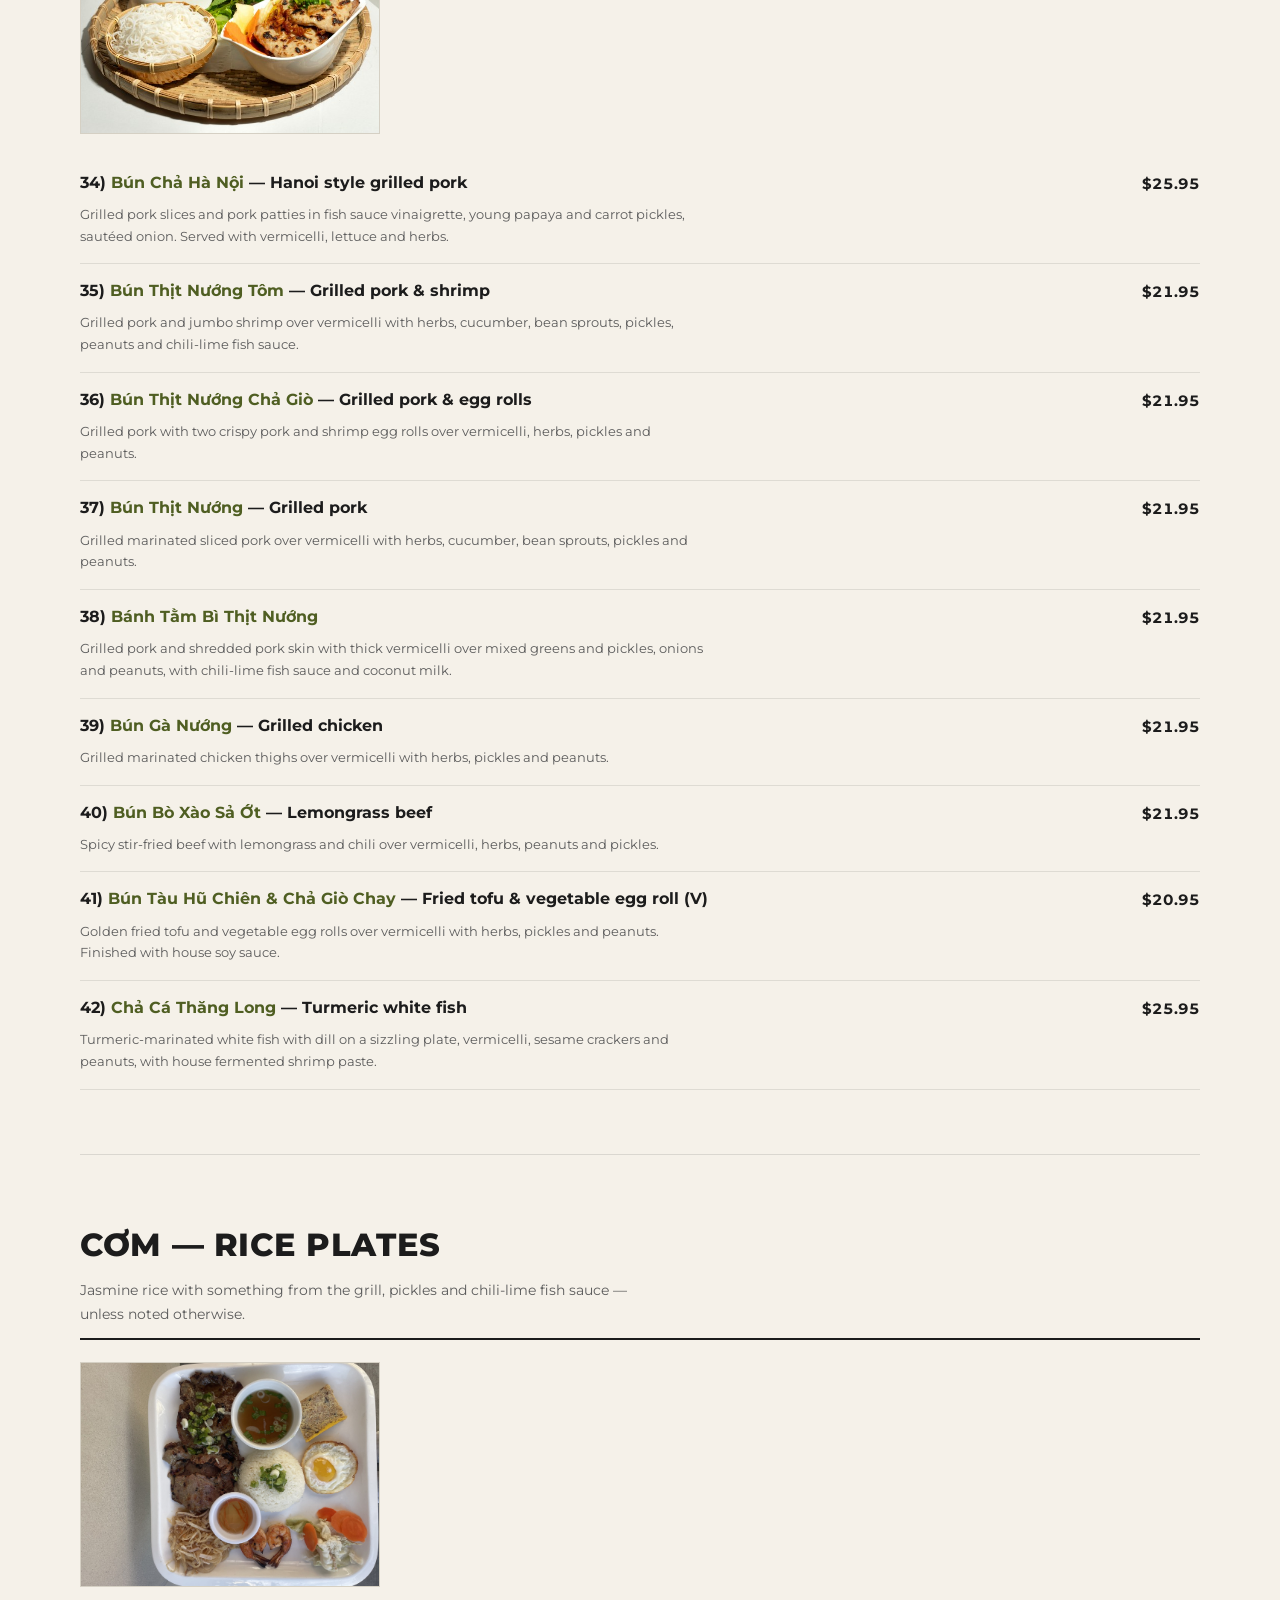
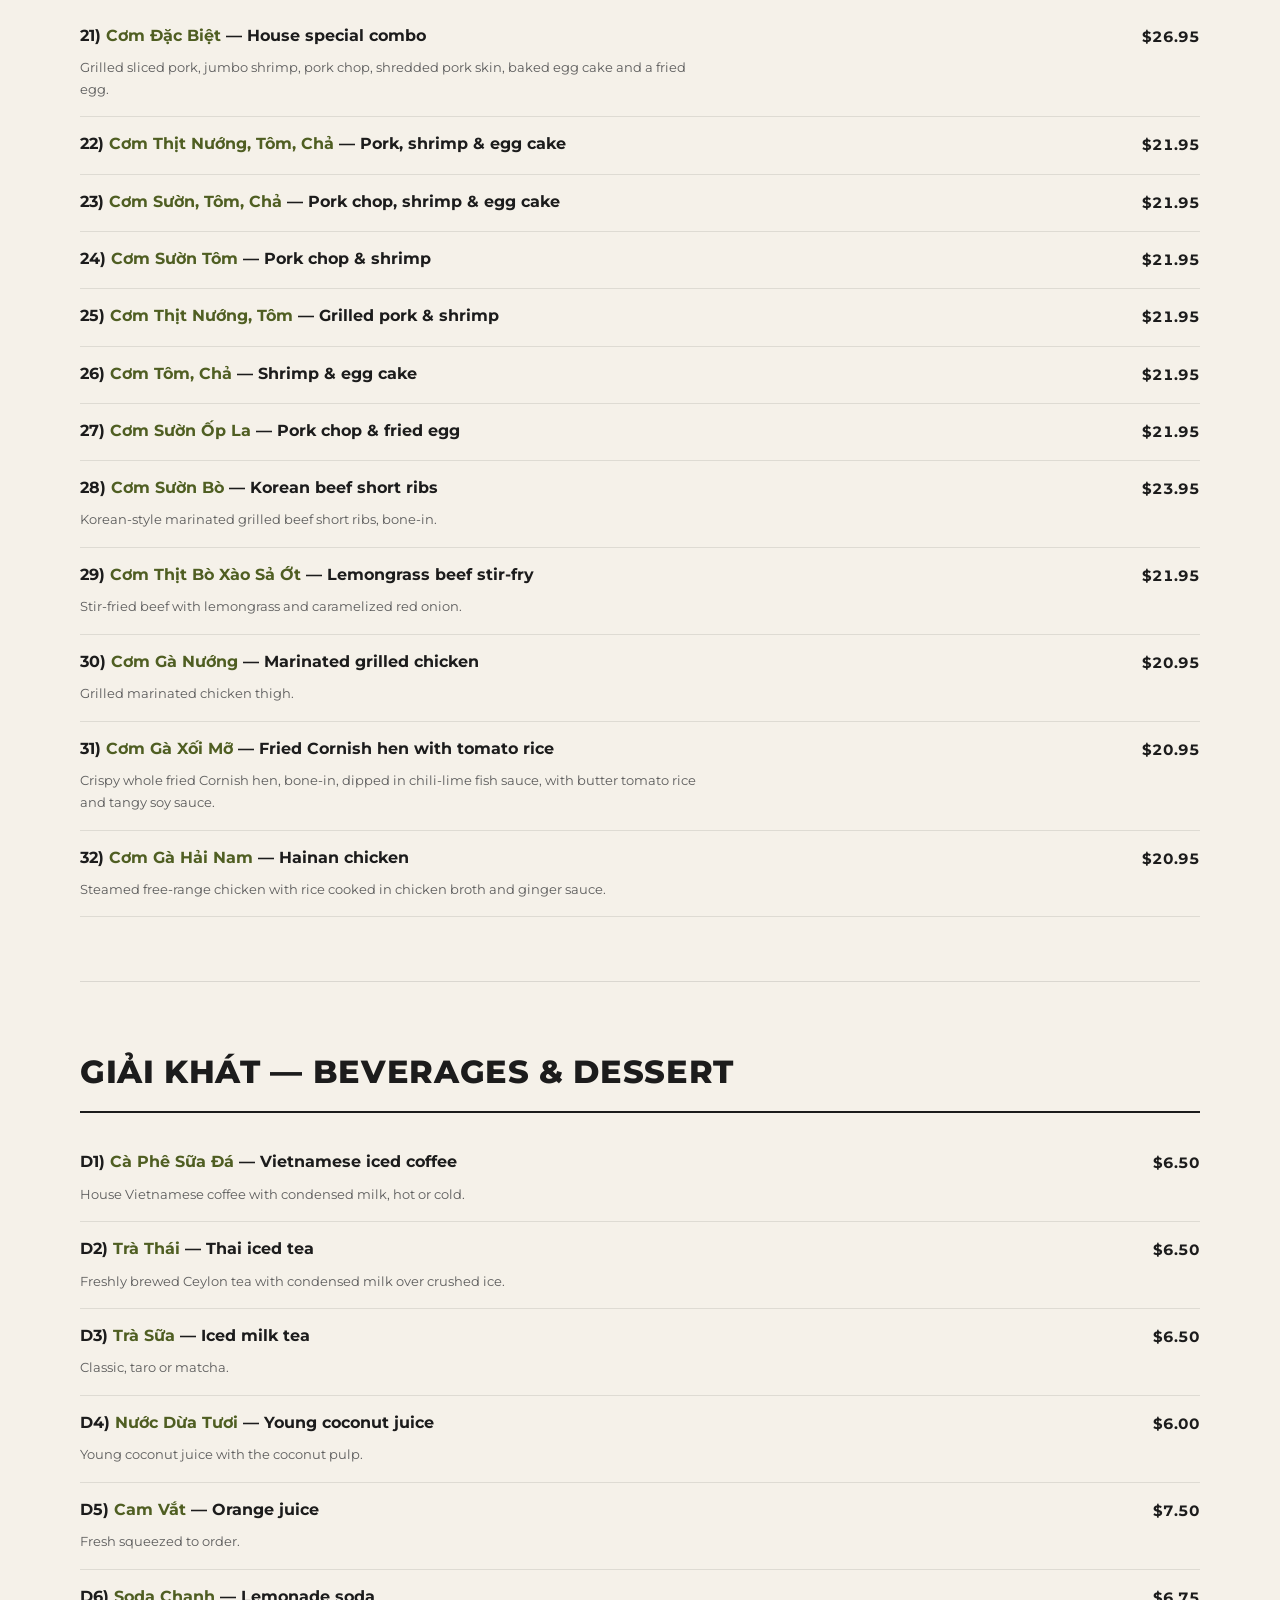
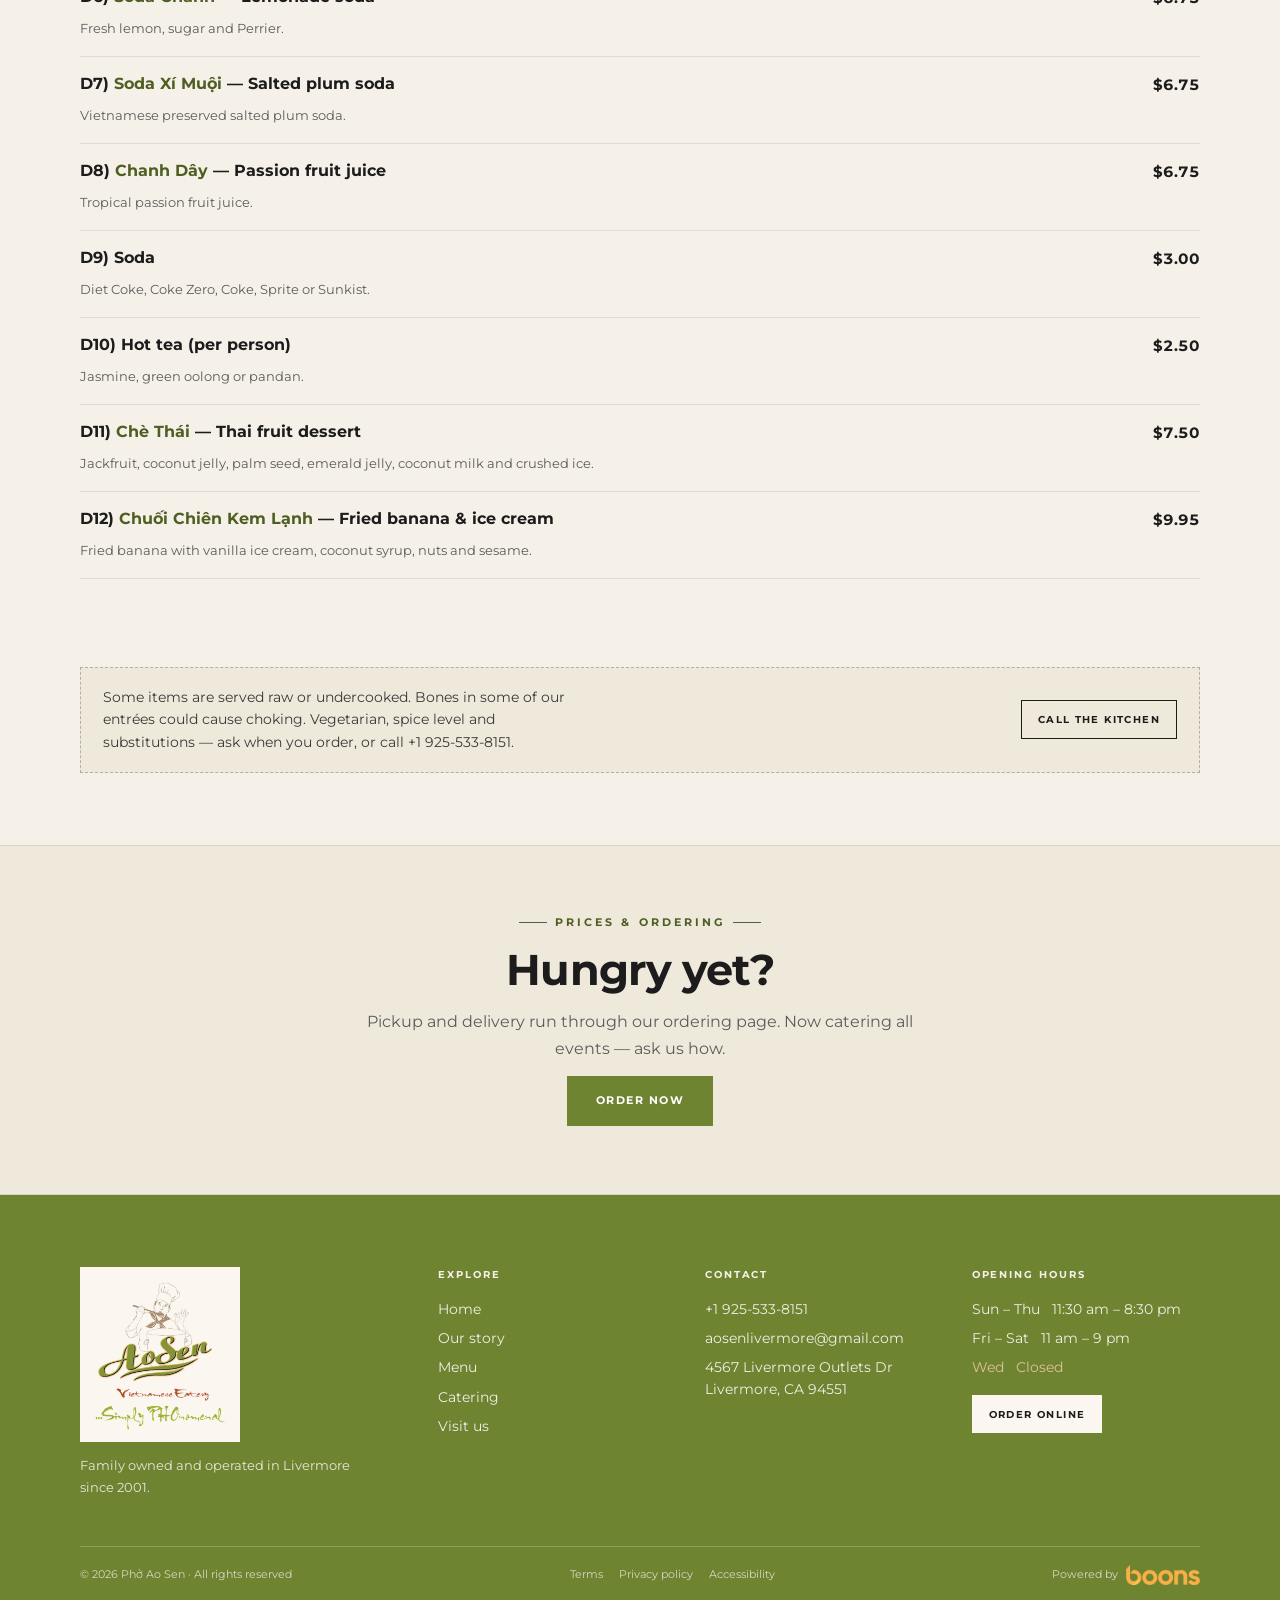
<file: menu.html>
<!DOCTYPE html>
<html lang="en">
<head>
<meta charset="UTF-8">
<meta name="viewport" content="width=device-width, initial-scale=1">
<title>Menu — Phở Ao Sen | Vietnamese Restaurant, Livermore CA</title>
<meta name="description" content="The Phở Ao Sen menu: appetizers, beef and chicken phở, bánh mì, vermicelli, rice plates, drinks and dessert. Livermore, California.">
<link rel="canonical" href="https://phoaosen.us/menu.html">
<meta name="theme-color" content="#6F8430">
<meta property="og:type" content="website">
<meta property="og:site_name" content="Phở Ao Sen">
<meta property="og:title" content="Menu — Phở Ao Sen">
<meta property="og:description" content="Phở, bánh mì, vermicelli, rice plates and drinks in Livermore, California.">
<meta property="og:url" content="https://phoaosen.us/menu.html">
<meta property="og:image" content="https://phoaosen.us/wp-content/uploads/2025/09/SNY04976-2-modified.jpg">
<link rel="icon" href="assets/images/favicon.png">
<link rel="apple-touch-icon" href="assets/images/icon-180.png">
<link rel="preconnect" href="https://fonts.googleapis.com">
<link rel="preconnect" href="https://fonts.gstatic.com" crossorigin>
<link href="https://fonts.googleapis.com/css2?family=Montserrat:ital,wght@0,400;0,500;0,600;0,700;0,800;1,400&display=swap" rel="stylesheet">
<link rel="stylesheet" href="https://cdnjs.cloudflare.com/ajax/libs/font-awesome/6.5.1/css/all.min.css" crossorigin="anonymous">
<link rel="stylesheet" href="css/style.css?v=20260904f">
<link rel="stylesheet" href="css/accessibility.css?v=20260904f">
</head>
<body>

<a class="skip-link" href="#main">Skip to content</a>

<div class="topbar">
  <span>Sun–Thu 11:30am–8:30pm <span class="sep">·</span> Fri–Sat 11am–9pm <span class="sep">·</span> Wed closed</span>
  <a href="tel:+19255338151">+1 925-533-8151</a>
</div>

<header id="nav" class="stuck">
  <div class="wrap nav-in">
    <a class="brand" href="index.html" aria-label="Phở Ao Sen home">
      <img src="assets/images/logo.png" alt="Ao Sen Vietnamese Eatery">
    </a>
    <nav class="menu" aria-label="Primary">
      <a href="index.html">Home</a>
      <a href="index.html#story">Our story</a>
      <a href="menu.html" class="current" aria-current="page">Menu</a>
      <a href="index.html#services">Services</a>
      <a href="index.html#catering">Catering</a>
      <a href="index.html#gallery">Gallery</a>
      <a href="index.html#visit">Visit</a>
    </nav>
    <div class="nav-right">
      <div class="status"><i></i><span>Checking hours…</span></div>
      <a class="btn sm" href="https://order.boons.io/site/pho-ao-sen/218/y" target="_blank" rel="noopener">Order online</a>
      <button class="burger" id="burger" aria-label="Open menu" aria-expanded="false" aria-controls="drawer"><b></b></button>
    </div>
  </div>
</header>

<div id="drawer">
  <button type="button" class="drawer-close" id="drawerClose" aria-label="Close menu">×</button>
  <nav aria-label="Mobile">
    <a href="index.html">Home</a>
    <a href="index.html#story">Our story</a>
    <a href="menu.html">Menu</a>
    <a href="index.html#services">Services</a>
    <a href="index.html#catering">Catering</a>
    <a href="index.html#gallery">Gallery</a>
    <a href="index.html#visit">Visit us</a>
    <div class="dw-foot">
      <a href="tel:+19255338151">+1 925-533-8151</a>
      <a href="mailto:aosenlivermore@gmail.com">aosenlivermore@gmail.com</a>
      <a href="https://order.boons.io/site/pho-ao-sen/218/y" target="_blank" rel="noopener">Order online →</a>
    </div>
  </nav>
</div>

<main id="main" tabindex="-1">
<section class="page-hero">
  <div class="wrap">
    <p class="eyebrow center">Thực đơn</p>
    <h1 class="display h-lg">The full menu.</h1>
    <p class="lede">Names, options and prices from our current printed menu. 18% gratuity is kindly added to parties of 6+.</p>
    <a class="btn lg" href="https://order.boons.io/site/pho-ao-sen/218/y" target="_blank" rel="noopener">Order now</a>
  </div>
</section>

<div class="catnav" role="navigation" aria-label="Menu categories">
  <div class="wrap">
    <a href="#starters" class="on">Appetizers</a>
    <a href="#beef">Beef phở</a>
    <a href="#soups">Chicken &amp; soups</a>
    <a href="#banhmi">Bánh mì</a>
    <a href="#kids">Kids</a>
    <a href="#bun">Vermicelli</a>
    <a href="#com">Rice plates</a>
    <a href="#drinks">Drinks &amp; dessert</a>
  </div>
</div>

<div class="wrap">

<section class="mcat" id="starters">
  <div class="mcat-head">
    <h2>Món Khai Vị — Appetizers</h2>
    <p>Rolled and fried to order. Share them with your hands.</p>
  </div>
  <div class="photo-row">
    <img src="assets/images/food/spring-rolls.jpg?v=2" alt="Spring rolls" width="596" height="893">
    <img src="assets/images/food/wings.jpg?v=2" alt="Spicy chicken wings" width="653" height="436">
    <img src="assets/images/food/bot-chien.jpg?v=2" alt="Fried radish cake" width="653" height="436">
  </div>
  <article class="mitem">
    <h3>A) <span class="vn">Chả Giò</span> — Egg Rolls (3)</h3>
    <span class="price">$11.95</span>
    <p>Savory mixture of your protein of choice with taro, cellophane noodles and shiitake mushroom, wrapped and fried golden brown. Served with fresh greens and chili-lime fish sauce.</p>
    <ul class="opts">
      <li>1) Pork &amp; shrimp — ground pork and jumbo shrimp</li>
      <li>2) Vegetarian — green bean and tofu</li>
    </ul>
  </article>
  <article class="mitem">
    <h3>B) <span class="vn">Gỏi Cuốn</span> — Spring Rolls (4)</h3>
    <span class="price">$11.95</span>
    <p>Your protein of choice with lettuce, mint, chives, bean sprouts and rice vermicelli in thin rice paper, with a house sauce.</p>
    <ul class="opts">
      <li>1) Thịt Heo và Tôm — pork and shrimp, with peanut sauce</li>
      <li>2) Nem Nướng Nha Trang — grilled pork sausage and a crispy roll, with house meat sauce</li>
      <li>3) Thịt Nướng — grilled pork slices, with chili-lime fish sauce</li>
      <li>4) Thịt Bò Nướng — lemongrass grilled beef, with fermented shrimp paste sauce</li>
      <li>5) Đậu Hủ — fried tofu (V), with peanut sauce</li>
    </ul>
  </article>
  <article class="mitem">
    <h3>C) <span class="vn">Cánh Gà Chiên Nước Mắm</span> — Spicy marinated chicken wings (6)</h3>
    <span class="price">$13.95</span>
    <p>Marinated fried chicken wings dipped in house chili-lime fish sauce.</p>
  </article>
  <article class="mitem">
    <h3>D) <span class="vn">Đậu Hủ Rang Bơ Tỏi</span> — Garlic butter tofu (V)</h3>
    <span class="price">$11.95</span>
    <p>Fried cubed tofu sautéed in butter and toasted garlic, with Vietnamese pickles and tangy sweet-and-sour sauce.</p>
  </article>
  <article class="mitem">
    <h3>E) <span class="vn">Tôm Hỏa Tiễn</span> — Rocket shrimp (6)</h3>
    <span class="price">$13.95</span>
    <p>Six whole shrimp wrapped and fried golden brown, with house sweet-and-sour sauce.</p>
  </article>
  <article class="mitem">
    <h3>G) <span class="vn">Gỏi Tôm Thịt</span> — Chicken and shrimp salad</h3>
    <span class="price">$14.95</span>
    <p>Chicken, shrimp, vegetables, herbs, crispy onion and peanuts in house fish sauce, with shrimp crackers.</p>
  </article>
  <article class="mitem">
    <h3>F) <span class="vn">Bột Chiên</span> — Fried rice flour cake</h3>
    <span class="price">$12.95</span>
    <p>Crisp golden-brown rice cakes with egg and scallions, pickles, and tangy soy dipping sauce.</p>
  </article>
</section>

<section class="mcat" id="beef">
  <div class="mcat-head">
    <h2>Phở Bò — Beef noodle soup</h2>
    <p>All phở is served with rice noodles, onion, and a side of bean sprouts and herbs.</p>
  </div>
  <div class="photo-row">
    <img src="assets/images/food/pho-short-rib.jpg?v=2" alt="Short rib phở" width="596" height="893">
  </div>
  <article class="mitem">
    <h3>1) <span class="vn">Phở Đặc Biệt</span> — House special beef phở</h3>
    <span class="prices"><small>M</small> $17.95 <small>L</small> $19.95</span>
    <p>Sliced eye round steak, well-done brisket, well-done flank, soft tendon, tripe and meatballs.</p>
  </article>
  <article class="mitem">
    <h3>2) <span class="vn">Phở Tái</span> — Steak</h3>
    <span class="prices"><small>M</small> $17.25 <small>L</small> $19.20</span>
    <p>Sliced eye round steak.</p>
  </article>
  <article class="mitem">
    <h3>3) <span class="vn">Phở Tái Chín</span> — Steak &amp; brisket</h3>
    <span class="prices"><small>M</small> $17.25 <small>L</small> $19.25</span>
    <p>Sliced eye round steak and well-done brisket.</p>
  </article>
  <article class="mitem">
    <h3>4) <span class="vn">Phở Tái Gân</span> — Steak &amp; tendon</h3>
    <span class="prices"><small>M</small> $17.25 <small>L</small> $19.25</span>
    <p>Sliced eye round steak and soft tendon.</p>
  </article>
  <article class="mitem">
    <h3>5) <span class="vn">Phở Gân</span> — Tendon</h3>
    <span class="prices"><small>M</small> $17.25 <small>L</small> $19.25</span>
    <p>Soft tendon.</p>
  </article>
  <article class="mitem">
    <h3>6) <span class="vn">Phở Bò Viên</span> — Meatballs</h3>
    <span class="prices"><small>M</small> $17.25 <small>L</small> $19.25</span>
    <p>Beef meatballs, sliced and simmered.</p>
  </article>
  <article class="mitem">
    <h3>7) <span class="vn">Phở Sườn Bò</span> — Short ribs</h3>
    <span class="prices"><small>M</small> $17.95 <small>L</small> $19.95</span>
    <p>Tender braised beef short ribs, bone-in.</p>
  </article>
  <article class="mitem">
    <h3>8) <span class="vn">Phở Đuôi Bò</span> — Oxtail</h3>
    <span class="prices"><small>M</small> $17.95 <small>L</small> $19.95</span>
    <p>Tender braised beef oxtail, bone-in.</p>
  </article>
  <div class="sides">
    <h3>Side orders</h3>
    <ul>
      <li><span>Bò Viên — meatballs, steak, brisket, flank, tendon or tripe</span><b>$5.00 / 1</b></li>
      <li><span>Sườn Bò or Đuôi Bò — short ribs or oxtail</span><b>$10.00</b></li>
      <li><span>Hành Dấm — vinegar sliced white onions</span><b>$2.00</b></li>
      <li><span>Extra noodles</span><b>$2.50</b></li>
    </ul>
  </div>
</section>

<section class="mcat" id="soups">
  <div class="mcat-head">
    <h2>Phở — Noodle soup</h2>
    <p>Chicken, seafood, vegetarian bowls, plus bún riêu and bún bò Huế.</p>
  </div>
  <div class="photo-row">
    <img src="assets/images/food/pho-ga.jpg?v=2" alt="House special chicken phở" width="653" height="436">
    <img src="assets/images/food/bun-bo-hue.jpg?v=2" alt="Bún bò Huế" width="653" height="436">
  </div>
  <article class="mitem">
    <h3>9) <span class="vn">Phở Gà Đặc Biệt</span> — House special chicken phở</h3>
    <span class="prices"><small>M</small> $17.95 <small>L</small> $19.95</span>
    <p>Chopped chicken, bone-in, with rice noodles, onion and house ginger sauce. All phở comes with a side of fresh vegetables.</p>
  </article>
  <article class="mitem">
    <h3>10) <span class="vn">Phở Gà</span> — Chicken phở</h3>
    <span class="prices"><small>M</small> $17.25 <small>L</small> $19.95</span>
    <p>Aromatic broth with shredded chicken, rice noodles and onion.</p>
  </article>
  <article class="mitem">
    <h3>11) <span class="vn">Phở Hải Sản</span> — Seafood phở</h3>
    <span class="prices"><small>M</small> $17.25 <small>L</small> $19.95</span>
    <p>Shrimp, squid, fish and scallops with rice noodles and onion.</p>
  </article>
  <article class="mitem">
    <h3>12) <span class="vn">Phở Chay</span> — Vegetarian phở (V)</h3>
    <span class="prices"><small>M</small> $17.25 <small>L</small> $19.25</span>
    <p>Fried tofu and seasonal vegetables in vegetarian broth with rice noodles and onion.</p>
  </article>
  <article class="mitem">
    <h3>13) <span class="vn">Phở Bò / Gà (Không Thịt)</span> — Plain phở</h3>
    <span class="prices"><small>M</small> $14.00 <small>L</small> $16.00</span>
    <p>Chicken or beef broth with rice noodles, no meat.</p>
  </article>
  <article class="mitem">
    <h3>14) <span class="vn">Bún Riêu</span> — Crab &amp; tomato vermicelli soup</h3>
    <span class="prices"><small>M</small> $17.95 <small>L</small> $19.95</span>
    <p>Crab and tomato broth with rice vermicelli, fried tofu, tomatoes and pork crab cake, herbs and a hint of fermented shrimp paste.</p>
  </article>
  <article class="mitem">
    <h3>15) <span class="vn">Bún Bò Huế</span> — Spicy beef vermicelli soup</h3>
    <span class="prices"><small>M</small> $17.95 <small>L</small> $19.95</span>
    <p>Lemongrass, dried chili and spices in beef broth, with thick rice vermicelli, beef shank and poached pork.</p>
  </article>
  <div class="sides">
    <h3>Side orders</h3>
    <ul>
      <li><span>Rau Hấp — plate of steamed vegetables</span><b>$6.00</b></li>
      <li><span>Tôm — jumbo shrimp (3)</span><b>$6.00</b></li>
      <li><span>Mì — egg noodle</span><b>$1.50</b></li>
      <li><span>Bowl of rice</span><b>$3.00</b></li>
      <li><span>Dĩa Gà — plate of free-range chopped chicken</span><b>$12.00</b></li>
    </ul>
  </div>
</section>

<section class="mcat" id="banhmi">
  <div class="mcat-head">
    <h2>Bánh Mì</h2>
    <p>Classic Vietnamese baguette with house mayo, your choice of protein, pickled carrots and daikon, cucumber, cilantro and jalapeño.</p>
  </div>
  <div class="photo-row">
    <img src="assets/images/food/banh-mi.jpg?v=3" alt="Vietnamese bánh mì sandwiches" width="1365" height="510">
  </div>
  <article class="mitem">
    <h3>16) The Classic Bánh Mì Combo</h3>
    <span class="price">$19.95</span>
    <p>Includes bánh mì, side soup and a drink. Protein: grilled pork, grilled chicken or stir-fried beef. Drink: Vietnamese iced coffee, Thai iced tea, classic / taro / matcha milk tea, or soda.</p>
  </article>
  <article class="mitem">
    <h3>17) Bánh Mì (take out only)</h3>
    <span class="price">$13.00</span>
    <p>Protein: grilled pork, grilled chicken or stir-fried beef.</p>
  </article>
</section>

<section class="mcat" id="kids">
  <div class="mcat-head">
    <h2>Kids menu</h2>
  </div>
  <article class="mitem">
    <h3>18) Baby phở with steak or chicken</h3>
    <span class="price">$8.00</span>
  </article>
  <article class="mitem">
    <h3>19) Baby phở — noodles and soup only</h3>
    <span class="price">$4.00</span>
  </article>
</section>

<section class="mcat" id="bun">
  <div class="mcat-head">
    <h2>Bún — Vermicelli</h2>
    <p>Rice vermicelli with herbs, cucumber, pickles and peanuts. Pour the sauce over and mix to the bottom.</p>
  </div>
  <div class="photo-row">
    <img src="assets/images/gallery/g-bun-cha-gio.jpg?v=3" alt="Grilled pork and egg rolls vermicelli" width="653" height="435">
    <img src="assets/images/food/cater-bun-sauce.jpg?v=2" alt="Vermicelli bowl with dipping sauce" width="1000" height="750">
    <img src="assets/images/food/bun-tom.jpg?v=2" alt="Grilled pork and shrimp vermicelli" width="670" height="488">
    <img src="assets/images/food/bun-cha-hanoi.jpg?v=2" alt="Hanoi grilled pork vermicelli" width="653" height="444">
  </div>
  <article class="mitem">
    <h3>34) <span class="vn">Bún Chả Hà Nội</span> — Hanoi style grilled pork</h3>
    <span class="price">$25.95</span>
    <p>Grilled pork slices and pork patties in fish sauce vinaigrette, young papaya and carrot pickles, sautéed onion. Served with vermicelli, lettuce and herbs.</p>
  </article>
  <article class="mitem">
    <h3>35) <span class="vn">Bún Thịt Nướng Tôm</span> — Grilled pork &amp; shrimp</h3>
    <span class="price">$21.95</span>
    <p>Grilled pork and jumbo shrimp over vermicelli with herbs, cucumber, bean sprouts, pickles, peanuts and chili-lime fish sauce.</p>
  </article>
  <article class="mitem">
    <h3>36) <span class="vn">Bún Thịt Nướng Chả Giò</span> — Grilled pork &amp; egg rolls</h3>
    <span class="price">$21.95</span>
    <p>Grilled pork with two crispy pork and shrimp egg rolls over vermicelli, herbs, pickles and peanuts.</p>
  </article>
  <article class="mitem">
    <h3>37) <span class="vn">Bún Thịt Nướng</span> — Grilled pork</h3>
    <span class="price">$21.95</span>
    <p>Grilled marinated sliced pork over vermicelli with herbs, cucumber, bean sprouts, pickles and peanuts.</p>
  </article>
  <article class="mitem">
    <h3>38) <span class="vn">Bánh Tằm Bì Thịt Nướng</span></h3>
    <span class="price">$21.95</span>
    <p>Grilled pork and shredded pork skin with thick vermicelli over mixed greens and pickles, onions and peanuts, with chili-lime fish sauce and coconut milk.</p>
  </article>
  <article class="mitem">
    <h3>39) <span class="vn">Bún Gà Nướng</span> — Grilled chicken</h3>
    <span class="price">$21.95</span>
    <p>Grilled marinated chicken thighs over vermicelli with herbs, pickles and peanuts.</p>
  </article>
  <article class="mitem">
    <h3>40) <span class="vn">Bún Bò Xào Sả Ớt</span> — Lemongrass beef</h3>
    <span class="price">$21.95</span>
    <p>Spicy stir-fried beef with lemongrass and chili over vermicelli, herbs, peanuts and pickles.</p>
  </article>
  <article class="mitem">
    <h3>41) <span class="vn">Bún Tàu Hũ Chiên &amp; Chả Giò Chay</span> — Fried tofu &amp; vegetable egg roll (V)</h3>
    <span class="price">$20.95</span>
    <p>Golden fried tofu and vegetable egg rolls over vermicelli with herbs, pickles and peanuts. Finished with house soy sauce.</p>
  </article>
  <article class="mitem">
    <h3>42) <span class="vn">Chả Cá Thăng Long</span> — Turmeric white fish</h3>
    <span class="price">$25.95</span>
    <p>Turmeric-marinated white fish with dill on a sizzling plate, vermicelli, sesame crackers and peanuts, with house fermented shrimp paste.</p>
  </article>
</section>

<section class="mcat" id="com">
  <div class="mcat-head">
    <h2>Cơm — Rice plates</h2>
    <p>Jasmine rice with something from the grill, pickles and chili-lime fish sauce — unless noted otherwise.</p>
  </div>
  <div class="photo-row">
    <img src="assets/images/food/com-dac-biet.jpg?v=3" alt="House special combo rice plate" width="1600" height="1277">
  </div>
  <article class="mitem">
    <h3>21) <span class="vn">Cơm Đặc Biệt</span> — House special combo</h3>
    <span class="price">$26.95</span>
    <p>Grilled sliced pork, jumbo shrimp, pork chop, shredded pork skin, baked egg cake and a fried egg.</p>
  </article>
  <article class="mitem">
    <h3>22) <span class="vn">Cơm Thịt Nướng, Tôm, Chả</span> — Pork, shrimp &amp; egg cake</h3>
    <span class="price">$21.95</span>
  </article>
  <article class="mitem">
    <h3>23) <span class="vn">Cơm Sườn, Tôm, Chả</span> — Pork chop, shrimp &amp; egg cake</h3>
    <span class="price">$21.95</span>
  </article>
  <article class="mitem">
    <h3>24) <span class="vn">Cơm Sườn Tôm</span> — Pork chop &amp; shrimp</h3>
    <span class="price">$21.95</span>
  </article>
  <article class="mitem">
    <h3>25) <span class="vn">Cơm Thịt Nướng, Tôm</span> — Grilled pork &amp; shrimp</h3>
    <span class="price">$21.95</span>
  </article>
  <article class="mitem">
    <h3>26) <span class="vn">Cơm Tôm, Chả</span> — Shrimp &amp; egg cake</h3>
    <span class="price">$21.95</span>
  </article>
  <article class="mitem">
    <h3>27) <span class="vn">Cơm Sườn Ốp La</span> — Pork chop &amp; fried egg</h3>
    <span class="price">$21.95</span>
  </article>
  <article class="mitem">
    <h3>28) <span class="vn">Cơm Sườn Bò</span> — Korean beef short ribs</h3>
    <span class="price">$23.95</span>
    <p>Korean-style marinated grilled beef short ribs, bone-in.</p>
  </article>
  <article class="mitem">
    <h3>29) <span class="vn">Cơm Thịt Bò Xào Sả Ớt</span> — Lemongrass beef stir-fry</h3>
    <span class="price">$21.95</span>
    <p>Stir-fried beef with lemongrass and caramelized red onion.</p>
  </article>
  <article class="mitem">
    <h3>30) <span class="vn">Cơm Gà Nướng</span> — Marinated grilled chicken</h3>
    <span class="price">$20.95</span>
    <p>Grilled marinated chicken thigh.</p>
  </article>
  <article class="mitem">
    <h3>31) <span class="vn">Cơm Gà Xối Mỡ</span> — Fried Cornish hen with tomato rice</h3>
    <span class="price">$20.95</span>
    <p>Crispy whole fried Cornish hen, bone-in, dipped in chili-lime fish sauce, with butter tomato rice and tangy soy sauce.</p>
  </article>
  <article class="mitem">
    <h3>32) <span class="vn">Cơm Gà Hải Nam</span> — Hainan chicken</h3>
    <span class="price">$20.95</span>
    <p>Steamed free-range chicken with rice cooked in chicken broth and ginger sauce.</p>
  </article>
</section>

<section class="mcat" id="drinks">
  <div class="mcat-head">
    <h2>Giải Khát — Beverages &amp; dessert</h2>
  </div>
  <article class="mitem">
    <h3>D1) <span class="vn">Cà Phê Sữa Đá</span> — Vietnamese iced coffee</h3>
    <span class="price">$6.50</span>
    <p>House Vietnamese coffee with condensed milk, hot or cold.</p>
  </article>
  <article class="mitem">
    <h3>D2) <span class="vn">Trà Thái</span> — Thai iced tea</h3>
    <span class="price">$6.50</span>
    <p>Freshly brewed Ceylon tea with condensed milk over crushed ice.</p>
  </article>
  <article class="mitem">
    <h3>D3) <span class="vn">Trà Sữa</span> — Iced milk tea</h3>
    <span class="price">$6.50</span>
    <p>Classic, taro or matcha.</p>
  </article>
  <article class="mitem">
    <h3>D4) <span class="vn">Nước Dừa Tươi</span> — Young coconut juice</h3>
    <span class="price">$6.00</span>
    <p>Young coconut juice with the coconut pulp.</p>
  </article>
  <article class="mitem">
    <h3>D5) <span class="vn">Cam Vắt</span> — Orange juice</h3>
    <span class="price">$7.50</span>
    <p>Fresh squeezed to order.</p>
  </article>
  <article class="mitem">
    <h3>D6) <span class="vn">Soda Chanh</span> — Lemonade soda</h3>
    <span class="price">$6.75</span>
    <p>Fresh lemon, sugar and Perrier.</p>
  </article>
  <article class="mitem">
    <h3>D7) <span class="vn">Soda Xí Muội</span> — Salted plum soda</h3>
    <span class="price">$6.75</span>
    <p>Vietnamese preserved salted plum soda.</p>
  </article>
  <article class="mitem">
    <h3>D8) <span class="vn">Chanh Dây</span> — Passion fruit juice</h3>
    <span class="price">$6.75</span>
    <p>Tropical passion fruit juice.</p>
  </article>
  <article class="mitem">
    <h3>D9) Soda</h3>
    <span class="price">$3.00</span>
    <p>Diet Coke, Coke Zero, Coke, Sprite or Sunkist.</p>
  </article>
  <article class="mitem">
    <h3>D10) Hot tea (per person)</h3>
    <span class="price">$2.50</span>
    <p>Jasmine, green oolong or pandan.</p>
  </article>
  <article class="mitem">
    <h3>D11) <span class="vn">Chè Thái</span> — Thai fruit dessert</h3>
    <span class="price">$7.50</span>
    <p>Jackfruit, coconut jelly, palm seed, emerald jelly, coconut milk and crushed ice.</p>
  </article>
  <article class="mitem">
    <h3>D12) <span class="vn">Chuối Chiên Kem Lạnh</span> — Fried banana &amp; ice cream</h3>
    <span class="price">$9.95</span>
    <p>Fried banana with vanilla ice cream, coconut syrup, nuts and sesame.</p>
  </article>
</section>

<div class="note-box" style="margin-bottom:clamp(40px,6vw,72px)">
  <p>Some items are served raw or undercooked. Bones in some of our entrées could cause choking. Vegetarian, spice level and substitutions — ask when you order, or call +1 925-533-8151.</p>
  <a class="btn ghost sm" href="tel:+19255338151">Call the kitchen</a>
</div>
</div>

<section class="menu-cta">
  <div class="wrap">
    <p class="eyebrow center">Prices &amp; ordering</p>
    <h2 class="display h-lg">Hungry yet?</h2>
    <p class="lede" style="text-align:center">Pickup and delivery run through our ordering page. Now catering all events — ask us how.</p>
    <a class="btn lg" href="https://order.boons.io/site/pho-ao-sen/218/y" target="_blank" rel="noopener">Order now</a>
  </div>
</section>
</main>

<footer>
  <div class="wrap">
    <div class="f-grid">
      <div class="f-brand">
        <img src="assets/images/logo.png" alt="Ao Sen Vietnamese Eatery" loading="lazy">
        <p>Family owned and operated in Livermore since 2001.</p>
      </div>
      <div class="f-col">
        <h4>Explore</h4>
        <ul>
          <li><a href="index.html">Home</a></li>
          <li><a href="index.html#story">Our story</a></li>
          <li><a href="menu.html">Menu</a></li>
          <li><a href="index.html#catering">Catering</a></li>
          <li><a href="index.html#visit">Visit us</a></li>
        </ul>
      </div>
      <div class="f-col">
        <h4>Contact</h4>
        <ul>
          <li><a href="tel:+19255338151">+1 925-533-8151</a></li>
          <li><a href="mailto:aosenlivermore@gmail.com">aosenlivermore@gmail.com</a></li>
          <li><a href="https://maps.app.goo.gl/noL4wuonmxhcxKNy5" target="_blank" rel="noopener">4567 Livermore Outlets Dr<br>Livermore, CA 94551</a></li>
        </ul>
      </div>
      <div class="f-col">
        <h4>Opening hours</h4>
        <ul>
          <li>Sun – Thu &nbsp; 11:30 am – 8:30 pm</li>
          <li>Fri – Sat &nbsp; 11 am – 9 pm</li>
          <li style="color:#E1C099">Wed &nbsp; Closed</li>
        </ul>
        <a class="btn sm" href="https://order.boons.io/site/pho-ao-sen/218/y" target="_blank" rel="noopener" style="margin-top:12px">Order online</a>
      </div>
    </div>
    <div class="f-bot">
      <span>© <span class="yr">2026</span> Phở Ao Sen · All rights reserved</span>
      <nav aria-label="Legal">
        <a href="https://www.boons.io/terms-of-service" target="_blank" rel="noopener">Terms</a>
        <a href="https://www.boons.io/privacy-policy" target="_blank" rel="noopener">Privacy policy</a>
        <a href="https://www.boons.io/accessibility-statement" target="_blank" rel="noopener">Accessibility</a>
      </nav>
      <span class="powered-by">Powered by <a href="https://www.boons.io/" target="_blank" rel="noopener" aria-label="boons"><img src="assets/images/boons-logo.png" alt="boons"></a></span>
    </div>
  </div>
</footer>

<div id="mobar">
  <a class="btn ghost" href="tel:+19255338151">Call</a>
  <a class="btn" href="https://order.boons.io/site/pho-ao-sen/218/y" target="_blank" rel="noopener">Order now</a>
</div>
<button id="top" aria-label="Back to top">↑</button>

<script src="js/app.js?v=20260901c"></script>
<script src="js/accessibility.js?v=20260901c"></script>
</body>
</html>
</file>
<file: css/style.css>
/* ============================================================
   PHỞ AO SEN — classic cream menu board
   ============================================================ */
:root{
  --green:    #6F8430;
  --green-d:  #4F5E22;
  --rust:     #8A3B2A;
  --ink:      #1C1C1C;
  --ink-2:    #3A3A3A;
  --ink-soft: #5C5C5C;
  --paper:    #F5F1E9;
  --paper-2:  #EFE9DC;
  --cream:    #FBF7F0;
  --line:     #1C1C1C;
  --gold:     #C4A574;

  --display: "Montserrat", Arial, sans-serif;
  --body:    "Montserrat", Arial, sans-serif;

  --pad: clamp(18px, 4.5vw, 56px);
  --maxw: 1120px;
}

*,*::before,*::after{box-sizing:border-box}
html{-webkit-text-size-adjust:100%;scroll-behavior:smooth;width:100%;max-width:100%}
body,h1,h2,h3,h4,p,figure,ul,ol,blockquote{margin:0}
ul,ol{padding:0;list-style:none}
img,video,iframe{display:block;max-width:100%}
button,input{font:inherit;color:inherit}
button{background:none;border:0;cursor:pointer;padding:0}
a{color:inherit;text-decoration:none}

body{
  font-family:var(--body);
  background:var(--paper);
  color:var(--ink);
  font-weight:400;
  line-height:1.65;
  -webkit-font-smoothing:antialiased;
  width:100%;
}

::selection{background:var(--green);color:#fff}
:focus-visible{outline:2px solid var(--green);outline-offset:3px}

.wrap{width:100%;max-width:calc(var(--maxw) + var(--pad)*2);margin-inline:auto;padding-inline:var(--pad);box-sizing:border-box}
.sect{padding-block:clamp(52px,8vw,96px)}
.rule{border:0;border-top:1px solid var(--ink);border-bottom:1px solid var(--ink);height:4px;background:transparent}

.display{font-family:var(--display);font-weight:700;letter-spacing:-.02em;line-height:1.12}
.h-xl{font-size:clamp(2.1rem,5.4vw,3.8rem)}
.h-lg{font-size:clamp(1.7rem,3.6vw,2.7rem)}
.h-md{font-size:clamp(1.35rem,2.4vw,1.85rem)}
.lede{font-size:1.02rem;color:var(--ink-soft);max-width:54ch}

.eyebrow{
  display:flex;align-items:center;justify-content:center;gap:.75em;
  font-size:.68rem;font-weight:700;letter-spacing:.28em;text-transform:uppercase;color:var(--green-d);
}
.eyebrow::before,.eyebrow.center::after{content:"";width:28px;height:1px;background:var(--ink);opacity:.7}
.eyebrow:not(.center){justify-content:flex-start}
.eyebrow:not(.center)::after{display:none}

/* ---------- header ---------- */
.topbar{
  display:flex;justify-content:center;flex-wrap:wrap;gap:clamp(10px,2.6vw,28px);
  padding:9px var(--pad);background:var(--green);color:#F5F1E9;
  font-size:.64rem;letter-spacing:.12em;text-transform:uppercase;font-weight:600;
}
.topbar a:hover{color:#fff}
.topbar .sep{opacity:.5}

header#nav{
  position:sticky;top:0;z-index:7000;
  background:var(--paper);
  border-bottom:1px solid rgba(28,28,28,.14);
}
.nav-in{display:flex;align-items:center;justify-content:space-between;gap:12px;padding-block:6px;min-width:0}
.brand img{height:118px;width:auto;max-width:min(140px,42vw);object-fit:contain}
header#nav.stuck .brand img{height:96px}
.brand small{display:none}

.menu{display:flex;align-items:center;gap:clamp(14px,1.8vw,24px)}
.menu a{font-size:.7rem;font-weight:700;letter-spacing:.14em;text-transform:uppercase;color:var(--ink-2);padding:6px 0;border-bottom:2px solid transparent}
.menu a:hover,.menu a.current{color:var(--green-d);border-bottom-color:var(--green)}
@media (max-width:1180px){.menu{display:none}}

.nav-right{display:flex;align-items:center;gap:10px}

.status{display:inline-flex;align-items:center;gap:8px;font-size:.6rem;font-weight:700;letter-spacing:.12em;text-transform:uppercase;color:var(--ink-2);border:1px solid rgba(28,28,28,.22);background:var(--cream);padding:7px 12px;white-space:nowrap}
.status i{width:7px;height:7px;border-radius:50%;background:var(--ink-soft);flex:none}
.status.open i{background:var(--green)}
.status.closed i{background:var(--rust)}
@media (max-width:700px){.nav-right .status{display:none}}

.btn{
  display:inline-flex;align-items:center;gap:8px;
  padding:13px 22px;background:var(--green);color:#fff;
  font-size:.68rem;font-weight:700;letter-spacing:.14em;text-transform:uppercase;
  border:1px solid var(--green);
}
.btn:hover{background:var(--green-d);border-color:var(--green-d)}
.btn.ghost{background:transparent;color:var(--ink);border-color:var(--ink)}
.btn.ghost:hover{background:var(--ink);color:var(--paper)}
.btn.sm{padding:10px 16px;font-size:.62rem}
.btn.lg{padding:15px 28px}

.burger{width:44px;height:44px;display:grid;place-items:center;border:1px solid rgba(28,28,28,.22);background:var(--cream);position:relative;z-index:100060}
.burger b,.burger b::before,.burger b::after{display:block;width:17px;height:1.6px;background:var(--ink)}
.burger b{position:relative}
.burger b::before,.burger b::after{content:"";position:absolute;left:0}
.burger b::before{top:-5px}.burger b::after{top:5px}
.burger.on b{background:transparent}
.burger.on b::before{top:0;transform:rotate(45deg)}
.burger.on b::after{top:0;transform:rotate(-45deg)}
@media (min-width:1181px){.burger{display:none}}

html.nav-open,html.nav-open body{overflow:hidden}
#drawer{display:none;position:fixed;inset:0;z-index:100050;background:var(--paper);overflow:auto;padding:88px 28px 48px}
#drawer.on{display:block}
#drawer nav{max-width:22rem;margin:0 auto;text-align:center}
#drawer nav > a{display:block;font-size:1.35rem;font-weight:700;color:var(--ink);padding:12px 8px}
.dw-foot{margin-top:28px;display:grid;gap:10px}
.dw-foot a{display:block;font-size:.75rem;letter-spacing:.12em;text-transform:uppercase;color:var(--ink-soft)}
.drawer-close{position:absolute;top:16px;right:16px;width:44px;height:44px;border:1px solid rgba(28,28,28,.22);background:var(--cream);font-size:1.5rem}

/* ---------- hero ---------- */
.hero{padding-block:clamp(36px,6vw,72px);border-bottom:1px solid rgba(28,28,28,.12)}
.hero-grid{display:grid;grid-template-columns:1.05fr .95fr;gap:clamp(28px,5vw,64px);align-items:center}
@media (max-width:900px){.hero-grid{grid-template-columns:1fr}}
.hero h1{margin:16px 0 18px}
.hero h1 em{font-style:normal;color:var(--green-d)}
.hero-cta{display:flex;flex-wrap:wrap;gap:10px;margin-top:26px}
.hero-meta{display:flex;flex-wrap:wrap;gap:28px;margin-top:32px;padding-top:20px;border-top:1px solid rgba(28,28,28,.16)}
.hero-meta b{display:block;font-size:1.55rem;font-weight:700;color:var(--green-d);line-height:1}
.hero-meta small{font-size:.58rem;font-weight:700;letter-spacing:.16em;text-transform:uppercase;color:var(--ink-soft)}
.hero-art{position:relative}
.hero-panel{aspect-ratio:4/5;overflow:hidden;border:1px solid var(--ink);background:var(--paper-2)}
.hero-panel img{width:100%;height:100%;object-fit:cover}
.hero-badge{
  position:absolute;left:-12px;bottom:28px;width:110px;height:110px;border-radius:50%;
  background:var(--cream);border:1px solid var(--ink);color:var(--ink);
  display:grid;place-content:center;text-align:center;line-height:1.05;
}
.hero-badge b{font-size:1.7rem}
.hero-badge small{font-size:.48rem;font-weight:700;letter-spacing:.16em;text-transform:uppercase}
@media (max-width:560px){.hero-badge{width:84px;height:84px;left:8px}.hero-badge b{font-size:1.25rem}}

.yelp-row{display:flex;flex-wrap:wrap;align-items:center;gap:16px;margin-top:28px}

/* ---------- story ---------- */
.story-grid{display:grid;grid-template-columns:1fr 1fr;gap:clamp(28px,5vw,64px);align-items:stretch}
@media (max-width:860px){.story-grid{grid-template-columns:1fr}}
.story-img{position:relative;overflow:hidden;border:1px solid var(--ink);min-height:100%}
.story-img img{position:absolute;inset:0;width:100%;height:100%;object-fit:cover;object-position:center}
@media (max-width:860px){
  .story-img{min-height:0;aspect-ratio:16/10}
}
.story-body p{color:var(--ink-soft);margin-top:12px;max-width:62ch;font-size:.86rem;line-height:1.6}
.pull{margin:26px 0;padding:4px 0 4px 18px;border-left:3px solid var(--green);font-size:1.12rem;font-weight:600;line-height:1.4;color:var(--ink)}
.sign{margin-top:22px;font-weight:700;color:var(--green-d)}
.sign small{display:block;font-size:.6rem;letter-spacing:.18em;text-transform:uppercase;color:var(--ink-soft);margin-top:4px;font-weight:700}

/* ---------- dishes / highlights ---------- */
.sec-head{display:flex;flex-wrap:wrap;justify-content:space-between;align-items:flex-end;gap:18px;margin-bottom:28px}
.sec-head h2{margin-top:10px}

.dishes{display:grid;grid-template-columns:repeat(auto-fill,minmax(min(100%,270px),1fr));gap:16px}
@media (min-width:1000px){.dishes.three{grid-template-columns:repeat(3,1fr)}}
.dish{border:1px solid rgba(28,28,28,.2);background:var(--cream);display:flex;flex-direction:column;min-width:0}
.dish-img{position:relative;aspect-ratio:4/3;overflow:hidden;background:var(--paper-2)}
.dish-img img{width:100%;height:100%;object-fit:cover}
.dish-img .price,.dish .prices{
  position:absolute;right:10px;bottom:10px;z-index:2;
  background:var(--cream);color:var(--ink);border:1px solid var(--ink);
  padding:5px 10px;font-size:.74rem;font-weight:700;
}
.dish-body{padding:18px 18px 20px;display:flex;flex-direction:column;flex:1}
.dish .no{font-size:.72rem;font-weight:700;color:var(--gold);letter-spacing:.04em}
.dish .vnname{font-weight:700;font-size:.98rem;color:var(--green-d);line-height:1.3;margin-top:4px}
.dish .en{font-weight:700;font-size:1.05rem;margin-top:2px}
.dish p{font-size:.82rem;color:var(--ink-soft);margin-top:8px}
.opts{margin-top:10px;font-size:.78rem;color:var(--ink-2);display:grid;gap:4px}
.opts li{padding-left:12px;position:relative}
.opts li::before{content:"–";position:absolute;left:0;color:var(--green-d)}
.tagrow{display:flex;flex-wrap:wrap;gap:6px;margin-top:auto;padding-top:12px}
.tag{font-size:.52rem;font-weight:700;letter-spacing:.12em;text-transform:uppercase;padding:3px 8px;border:1px solid rgba(28,28,28,.2);color:var(--ink-soft)}
.tag.hot{border-color:var(--rust);color:var(--rust)}
.tag.veg{border-color:var(--green);color:var(--green-d)}
.tag.fav{border-color:var(--gold);color:#8A6A32}

.note-box{margin-top:24px;display:flex;flex-wrap:wrap;align-items:center;justify-content:space-between;gap:16px;padding:18px 22px;border:1px dashed rgba(28,28,28,.28);background:var(--paper-2)}
.note-box p{font-size:.86rem;color:var(--ink-2);max-width:54ch}

/* ---------- dining room ---------- */
.room{background:var(--paper);color:var(--ink);border-block:1px solid rgba(28,28,28,.1)}
.room-grid{display:grid;grid-template-columns:1.15fr .85fr;gap:clamp(28px,6vw,80px);align-items:center}
.room-photo{min-width:0}
.room-photo img{
  width:100%;aspect-ratio:3/2;object-fit:cover;object-position:center;
  border:1px solid var(--ink);display:block;
}
.room-copy{min-width:0}
.room-label{
  display:flex;align-items:center;gap:12px;margin:0;
  font-size:.68rem;font-weight:700;letter-spacing:.28em;text-transform:uppercase;color:var(--green-d);
}
.room-label::before{content:"";width:28px;height:2px;background:var(--ink);flex:none;opacity:.7}
.room-title{
  margin:16px 0 0;color:var(--ink);font-size:clamp(1.55rem,3.4vw,2.45rem);line-height:1.18;font-weight:700;
}
.room-title span{display:block;color:var(--green-d);font-size:1.18em;margin-top:.12em}
.room-copy p{margin-top:18px;color:var(--ink-soft);max-width:52ch;font-size:1.02rem;line-height:1.7}
@media (max-width:860px){
  .room-grid{grid-template-columns:1fr;gap:28px}
  .room-photo img{aspect-ratio:4/3;max-height:none}
}

/* ---------- services ---------- */
.services{background:var(--paper-2);border-block:1px solid rgba(28,28,28,.1)}
.svc-grid{display:grid;grid-template-columns:repeat(5,minmax(0,1fr));gap:12px;margin-top:32px}
@media (max-width:1100px){.svc-grid{grid-template-columns:repeat(3,minmax(0,1fr))}}
@media (max-width:700px){.svc-grid{grid-template-columns:repeat(2,minmax(0,1fr))}}
.svc{display:block;background:var(--cream);border:1px solid rgba(28,28,28,.18);padding:0 0 18px}
.svc img{width:100%;aspect-ratio:8/10;object-fit:cover;border-bottom:1px solid rgba(28,28,28,.1)}
.svc img.pos-tables{object-position:center 72%}
.svc img.pos-event{object-position:center 40%}
.svc img.pos-pickup{object-position:center 28%}
.svc img.pos-delivery{object-position:center 30%}
.svc-txt{padding:16px 16px 0}
.svc-txt h3{font-size:1.15rem;font-weight:700;margin-bottom:6px}
.svc-txt p{font-size:.82rem;color:var(--ink-soft)}

/* ---------- catering ---------- */
.cater-grid{display:grid;grid-template-columns:1.05fr .95fr;gap:clamp(24px,4vw,48px);align-items:center}
@media (max-width:860px){.cater-grid{grid-template-columns:1fr}}
.cater-photos{display:grid;grid-template-columns:1fr 1fr;gap:8px}
.cater-photos img{width:100%;aspect-ratio:3/4;object-fit:cover;border:1px solid rgba(28,28,28,.16)}
.contact-box{margin-top:22px;border:1px solid var(--ink);padding:16px 18px;background:var(--cream)}
.contact-box p{margin:0;font-size:.92rem;line-height:1.7}

/* ---------- gallery ---------- */
.gal{display:grid;grid-template-columns:repeat(4,minmax(0,1fr));gap:8px;margin-top:28px}
.gal figure{overflow:hidden;border:1px solid rgba(28,28,28,.12);aspect-ratio:1;background:var(--paper-2);margin:0}
.gal img{width:100%;height:100%;object-fit:cover}
.gal .g-a{grid-column:span 2;grid-row:span 2}
@media (max-width:760px){.gal{grid-template-columns:1fr 1fr}.gal .g-a{grid-column:span 2;grid-row:auto;aspect-ratio:4/3}}

/* ---------- yelp ---------- */
.yelp-band{border-block:1px solid rgba(28,28,28,.12);background:var(--cream);text-align:center}
.yelp-badge{
  display:inline-flex;align-items:center;gap:14px;padding:14px 18px;
  border:1px solid var(--ink);background:#fff;color:#1C1C1C;
}
.yelp-badge .burst{
  width:54px;height:54px;border-radius:50%;background:#D32323;color:#fff;
  display:grid;place-items:center;flex:none;
}
.yelp-badge .burst svg,.yelp-badge .burst i{width:26px;height:26px;font-size:1.45rem;line-height:1;color:#fff;fill:currentColor}
.yelp-badge b{display:block;font-size:.95rem;letter-spacing:.02em}
.yelp-badge span{display:block;font-size:.72rem;color:#555;margin-top:2px}

/* ---------- visit ---------- */
.visit{background:var(--paper-2);border-block:1px solid rgba(28,28,28,.1)}
.visit-grid{display:grid;grid-template-columns:1fr 1fr;gap:clamp(24px,4vw,48px);align-items:start}
@media (max-width:860px){.visit-grid{grid-template-columns:1fr}}
.map{border:1px solid var(--ink);aspect-ratio:4/3;background:var(--cream);overflow:hidden}
.map iframe{width:100%;height:100%;border:0}
.hours{margin-top:22px;border-top:1px solid rgba(28,28,28,.18)}
.hours li{display:flex;justify-content:space-between;gap:16px;padding:10px 2px;border-bottom:1px solid rgba(28,28,28,.1);font-size:.88rem}
.hours li b{font-weight:700;letter-spacing:.08em;text-transform:uppercase;font-size:.64rem;align-self:center;color:var(--ink-soft)}
.hours li.today{font-weight:700;color:var(--green-d)}
.hours li.shut span{color:var(--rust)}
.info-row{display:grid;margin-top:20px}
.info-row a{display:flex;align-items:center;gap:12px;padding:12px 0;border-bottom:1px solid rgba(28,28,28,.1);font-size:.92rem}
.info-row a:hover{color:var(--green-d)}

/* ---------- footer ---------- */
footer{background:var(--green);color:rgba(255,255,255,.88);padding-top:clamp(44px,6vw,72px)}
.f-grid{display:grid;grid-template-columns:1.4fr repeat(3,1fr);gap:clamp(22px,3vw,40px)}
@media (max-width:900px){.f-grid{grid-template-columns:1fr 1fr}}
@media (max-width:560px){.f-grid{grid-template-columns:1fr}}
.f-brand img{width:160px;max-width:100%;height:auto;margin-bottom:12px;padding:12px;background:var(--cream)}
.f-brand p{font-size:.84rem;max-width:34ch;margin-top:8px;color:rgba(255,255,255,.82)}
.f-col h4{font-size:.6rem;font-weight:700;letter-spacing:.2em;text-transform:uppercase;color:#F5F1E9;margin-bottom:12px}
.f-col li{font-size:.86rem;padding:4px 0;line-height:1.55;color:rgba(255,255,255,.88)}
.f-col a:hover{color:#fff}
.f-social{display:flex;gap:8px;margin-top:14px}
.f-social a{width:38px;height:38px;border:1px solid rgba(255,255,255,.4);display:grid;place-items:center;color:#fff}
.f-social a svg{width:15px;height:15px;fill:currentColor}
.f-social a[aria-label="Yelp"] svg{width:17px;height:22px}
.f-social a:hover{background:rgba(255,255,255,.16);border-color:#fff}
.f-bot{margin-top:clamp(28px,5vw,48px);border-top:1px solid rgba(255,255,255,.22);padding-block:18px;display:flex;flex-wrap:wrap;justify-content:space-between;align-items:center;gap:12px;font-size:.68rem;color:rgba(255,255,255,.7)}
.f-bot nav{display:flex;flex-wrap:wrap;gap:16px}
.powered-by{display:inline-flex;align-items:center;gap:.5rem}
.powered-by img{height:20px;width:auto;mix-blend-mode:screen}
footer .btn{background:var(--cream);color:var(--ink);border-color:var(--cream)}
footer .btn:hover{background:#fff;border-color:#fff;color:var(--ink)}

#mobar{position:fixed;left:0;right:0;bottom:0;z-index:7500;display:none;gap:8px;padding:10px 12px calc(10px + env(safe-area-inset-bottom));background:var(--paper);border-top:1px solid rgba(28,28,28,.14)}
#mobar .btn{flex:1;justify-content:center}
@media (max-width:760px){
  #mobar.on{display:flex}
  footer{padding-bottom:80px}
  header#nav .nav-right .btn{display:none}
}
#top{position:fixed;right:16px;bottom:16px;z-index:7400;width:42px;height:42px;border:1px solid rgba(28,28,28,.22);background:var(--cream);display:none;place-items:center;color:var(--ink)}
#top.on{display:grid}
@media (max-width:760px){#top{bottom:82px}}

/* ---------- menu page ---------- */
.page-hero{background:var(--paper-2);border-bottom:1px solid rgba(28,28,28,.12);padding-block:clamp(40px,6vw,72px);text-align:center}
.page-hero .wrap{display:grid;gap:12px;justify-items:center}
.page-hero .lede{text-align:center}

.catnav{position:sticky;top:108px;z-index:600;background:var(--paper);border-bottom:1px solid rgba(28,28,28,.14);padding-block:10px}
.catnav .wrap{display:flex;gap:6px;overflow-x:auto;scrollbar-width:none}
.catnav .wrap::-webkit-scrollbar{display:none}
.catnav a{flex:none;border:1px solid rgba(28,28,28,.22);padding:8px 14px;font-size:.62rem;font-weight:700;letter-spacing:.12em;text-transform:uppercase;color:var(--ink-2);background:var(--cream)}
.catnav a.on,.catnav a:hover{background:var(--green);border-color:var(--green);color:#fff}

.mcat{padding-block:clamp(36px,5vw,64px);scroll-margin-top:170px}
.mcat + .mcat{border-top:1px solid rgba(28,28,28,.12)}
.mcat-head{margin-bottom:22px;padding-bottom:12px;border-bottom:2px solid var(--ink)}
.mcat-head h2{font-size:clamp(1.35rem,2.8vw,2rem);font-weight:800;letter-spacing:.02em;text-transform:uppercase}
.mcat-head p{margin-top:8px;font-size:.88rem;color:var(--ink-soft);max-width:62ch}
.mcat-head .sizes{float:right;font-size:.72rem;font-weight:700;letter-spacing:.12em}

.mitem{display:grid;grid-template-columns:1fr auto;gap:8px 24px;padding:16px 0;border-bottom:1px solid rgba(28,28,28,.1)}
.mitem h3{font-size:.98rem;font-weight:700;line-height:1.35}
.mitem .vn{color:var(--green-d)}
.mitem p{grid-column:1 / -1;font-size:.82rem;color:var(--ink-soft);max-width:70ch}
.mitem .price,.mitem .prices{font-weight:700;font-variant-numeric:tabular-nums;white-space:nowrap;font-size:.92rem}
.mitem .prices small{display:inline-block;margin-left:10px;margin-right:3px;font-size:.62rem;letter-spacing:.08em;color:var(--ink-soft)}
.mitem .opts{grid-column:1 / -1}
.sides{margin-top:22px;border:1px solid var(--ink);padding:16px 18px;background:var(--cream)}
.sides h3{font-size:.78rem;letter-spacing:.16em;text-transform:uppercase;margin-bottom:10px}
.sides li{display:flex;justify-content:space-between;gap:16px;padding:6px 0;border-bottom:1px solid rgba(28,28,28,.08);font-size:.86rem}
.photo-row{display:flex;flex-wrap:wrap;gap:10px;margin:0 0 22px}
.photo-row img{flex:1 1 240px;max-width:300px;height:225px;object-fit:cover;object-position:center 42%;border:1px solid rgba(28,28,28,.12);background:var(--paper-2)}
@media (max-width:540px){.photo-row img{flex:1 1 100%;max-width:none;height:230px}}

.menu-cta{background:var(--paper-2);border-block:1px solid rgba(28,28,28,.1);padding-block:clamp(40px,6vw,68px);text-align:center}
.menu-cta .wrap{display:grid;gap:14px;justify-items:center}

@media (max-width:620px){.topbar span{display:none}}
@media (max-width:480px){
  .brand img{height:100px;max-width:min(120px,40vw)}
  header#nav.stuck .brand img{height:86px}
  .hero-cta .btn.lg{padding:13px 18px}
}

/* ---------- Promo flyer ---------- */
#flyer{position:fixed;inset:0;z-index:10000;background:rgba(20,16,12,.72);display:none;align-items:center;justify-content:center;padding:28px 18px}
#flyer.on{display:flex}
.flyer-card{position:relative;width:min(92vw,480px)}
.flyer-card a{display:block}
.flyer-card img{width:100%;height:auto;border-radius:16px;box-shadow:0 24px 70px rgba(0,0,0,.45)}
#flyer-close{position:absolute;top:-14px;right:-14px;width:40px;height:40px;border-radius:50%;border:0;background:var(--ink,#1c1c1c);color:#fff;font-size:26px;line-height:1;display:flex;align-items:center;justify-content:center;cursor:pointer;box-shadow:0 6px 16px rgba(0,0,0,.35)}
#flyer-close:hover,#flyer-close:focus-visible{background:var(--green-d,#2f5d3a);outline:2px solid #fff;outline-offset:2px}
body.flyer-open{overflow:hidden}
.sr-only{position:absolute;width:1px;height:1px;padding:0;margin:-1px;overflow:hidden;clip:rect(0,0,0,0);white-space:nowrap;border:0}
</file>
<file: css/accessibility.css>
/* ============================================================
   Phở Ao Sen — Accessibility Tools Widget
   WCAG 2.1 / 2.2 AA helper styles
   ============================================================ */

.skip-link{
  position:absolute;left:16px;top:-80px;z-index:10000;
  background:var(--green,#7C9137);color:#fff;
  padding:10px 16px;border-radius:6px;
  font-family:var(--body,"Montserrat",sans-serif);
  font-size:.8rem;font-weight:700;letter-spacing:.08em;text-transform:uppercase;
}
.skip-link:focus{top:16px;outline:3px solid var(--tan,#E1C099);outline-offset:3px}

.a11y-widget-root{
  position:fixed;
  bottom:20px;
  left:16px;
  z-index:9999;
  font-family:Arial,Verdana,sans-serif;
  pointer-events:none;
  font-size:16px !important;
  width:min(320px, calc(100% - 32px));
  max-width:calc(100% - 32px);
}

.a11y-widget-trigger{
  pointer-events:auto;
  width:52px;
  height:52px;
  border-radius:8px;
  background:#1a1a1a;
  color:#fff;
  border:2px solid #fff;
  box-shadow:0 4px 20px rgba(0,0,0,.25);
  cursor:pointer;
  display:flex;
  align-items:center;
  justify-content:center;
  transition:background .2s,transform .2s;
  position:relative;
  z-index:3;
}

.a11y-widget-trigger:hover,
.a11y-widget-trigger:focus-visible{
  background:#7C9137;
  outline:3px solid #E1C099;
  outline-offset:2px;
}

.a11y-widget-trigger .fa-wheelchair{
  font-size:24px;
  line-height:1;
}

.a11y-widget-panel{
  pointer-events:auto;
  display:none;
  position:absolute;
  bottom:calc(100% + 12px);
  left:0;
  width:100%;
  max-width:100%;
  max-height:min(70vh,520px);
  overflow-y:auto;
  background:#fff;
  border:1px solid #e4d9c8;
  border-radius:10px;
  box-shadow:0 12px 40px rgba(74,51,36,.18);
  padding:0;
  z-index:3;
}

.a11y-widget-panel.is-open{display:block}

.a11y-widget-header{
  display:flex;
  align-items:center;
  justify-content:space-between;
  padding:16px 16px 12px;
  border-bottom:1px solid #efe6d6;
  position:sticky;
  top:0;
  background:#fff;
  z-index:1;
}

.a11y-widget-title{
  font-size:17px;
  font-weight:700;
  color:#4A3324;
  margin:0;
}

.a11y-widget-close{
  background:none;
  border:none;
  font-size:24px;
  line-height:1;
  cursor:pointer;
  color:#8A7563;
  width:32px;
  height:32px;
  border-radius:6px;
  display:flex;
  align-items:center;
  justify-content:center;
}

.a11y-widget-close:hover,
.a11y-widget-close:focus-visible{
  background:#F6E9D5;
  outline:2px solid #E1C099;
}

.a11y-widget-list{
  list-style:none;
  margin:0;
  padding:8px 0;
}

.a11y-widget-item{margin:0}

.a11y-widget-action{
  display:flex;
  align-items:center;
  gap:12px;
  width:100%;
  padding:12px 16px;
  border:none;
  background:transparent;
  cursor:pointer;
  font-size:14px;
  font-weight:500;
  color:#4A3324;
  text-align:left;
  transition:background .15s;
}

.a11y-widget-action:hover,
.a11y-widget-action:focus-visible{
  background:#F6E9D5;
  outline:none;
  box-shadow:inset 3px 0 0 #7C9137;
}

.a11y-widget-action[aria-pressed="true"]{
  background:#EFF2E3;
  font-weight:600;
}

.a11y-widget-action svg{
  width:22px;
  height:22px;
  flex-shrink:0;
  fill:#4A3324;
}

.a11y-widget-action--reset{
  color:#5D6E26;
  border-top:1px solid #efe6d6;
  margin-top:4px;
}

.a11y-widget-status{
  padding:8px 16px 12px;
  font-size:12px;
  color:#8A7563;
  border-top:1px solid #efe6d6;
}

.a11y-widget-overlay{
  display:none;
  position:fixed;
  inset:0;
  z-index:1;
  background:transparent;
  pointer-events:none;
}

.a11y-widget-overlay.is-visible{display:block}

.a11y-reading-guide{
  display:none;
  position:fixed;
  left:0;
  width:100%;
  height:4px;
  background:#7C9137;
  box-shadow:0 0 0 1px #4A3324,0 2px 8px rgba(124,145,55,.5);
  z-index:9997;
  pointer-events:none;
  transform:translateY(-50%);
}

.a11y-reading-guide.is-active{display:block}

html.a11y-readable-font,
html.a11y-readable-font body,
html.a11y-readable-font .display,
html.a11y-readable-font .hero h1,
html.a11y-readable-font .dish .en{
  font-family:Arial,Verdana,"Atkinson Hyperlegible",sans-serif !important;
}

html.a11y-underline-links a{
  text-decoration:underline !important;
  text-underline-offset:3px;
}

html.a11y-highlight-links a{
  background-color:#F6E9D5 !important;
  color:#4A3324 !important;
  padding:0 2px;
  border-radius:2px;
  box-decoration-break:clone;
}

html.a11y-highlight-headings h1,
html.a11y-highlight-headings h2,
html.a11y-highlight-headings h3,
html.a11y-highlight-headings h4,
html.a11y-highlight-headings h5,
html.a11y-highlight-headings h6{
  background-color:#fffbe8 !important;
  color:#4A3324 !important;
  padding:.15em .35em;
  border-left:4px solid #7C9137;
  border-radius:2px;
}

html.a11y-stop-animations *,
html.a11y-stop-animations *::before,
html.a11y-stop-animations *::after{
  animation-duration:.01ms !important;
  animation-iteration-count:1 !important;
  transition-duration:.01ms !important;
  scroll-behavior:auto !important;
}

html.a11y-high-contrast body,
html.a11y-high-contrast .topbar,
html.a11y-high-contrast header#nav,
html.a11y-high-contrast .hero,
html.a11y-high-contrast .marquee,
html.a11y-high-contrast .sect,
html.a11y-high-contrast .bowl,
html.a11y-high-contrast .services,
html.a11y-high-contrast .visit,
html.a11y-high-contrast .page-hero,
html.a11y-high-contrast .catnav,
html.a11y-high-contrast .mcat,
html.a11y-high-contrast .menu-cta,
html.a11y-high-contrast .dish,
html.a11y-high-contrast .card,
html.a11y-high-contrast .svc,
html.a11y-high-contrast .note-box,
html.a11y-high-contrast footer,
html.a11y-high-contrast #drawer,
html.a11y-high-contrast #mobar{
  background:#000 !important;
  color:#fff !important;
  border-color:#fff !important;
}

html.a11y-high-contrast h1,
html.a11y-high-contrast h2,
html.a11y-high-contrast h3,
html.a11y-high-contrast .display,
html.a11y-high-contrast .vnname{
  color:#fff !important;
}

html.a11y-high-contrast p,
html.a11y-high-contrast .lede,
html.a11y-high-contrast .dish p{
  color:#e0e0e0 !important;
}

html.a11y-high-contrast a{
  color:#ffff00 !important;
  text-decoration:underline !important;
}

html.a11y-high-contrast .btn{
  background:#ffff00 !important;
  color:#000 !important;
  border:2px solid #fff !important;
}

html.a11y-high-contrast .btn.ghost{
  background:#000 !important;
  color:#ffff00 !important;
  border-color:#ffff00 !important;
}

html.a11y-dark-mode body{
  background:#241910 !important;
  color:#FBF8F1 !important;
}

html.a11y-dark-mode .topbar{background:#3a281c !important}
html.a11y-dark-mode header#nav,
html.a11y-dark-mode .catnav{
  background:rgba(36,25,16,.96) !important;
}

html.a11y-dark-mode .hero,
html.a11y-dark-mode .sect,
html.a11y-dark-mode .page-hero,
html.a11y-dark-mode .menu-cta{
  background:#241910 !important;
}

html.a11y-dark-mode .bowl,
html.a11y-dark-mode .services,
html.a11y-dark-mode .visit{
  background:#1a120c !important;
}

html.a11y-dark-mode .dish,
html.a11y-dark-mode .note-box,
html.a11y-dark-mode .status,
html.a11y-dark-mode .hours li{
  background:#2d2215 !important;
  border-color:#5a4a38 !important;
  color:#FBF8F1 !important;
}

html.a11y-dark-mode h1,
html.a11y-dark-mode h2,
html.a11y-dark-mode h3,
html.a11y-dark-mode .display{
  color:#fff !important;
}

html.a11y-dark-mode p,
html.a11y-dark-mode .lede,
html.a11y-dark-mode .dish p{
  color:#c8bfb5 !important;
}

html.a11y-dark-mode .room{background:#2A2118 !important}
html.a11y-dark-mode .room-label,
html.a11y-dark-mode .room-title span{color:#6f8430 !important}

html.a11y-enhanced-focus :focus-visible{
  outline:3px solid #E1C099 !important;
  outline-offset:3px !important;
}

@media (max-width:760px){
  .a11y-widget-root{
    bottom:82px;
    left:16px;
  }
}

@media (max-width:480px){
  .a11y-widget-root{
    bottom:82px;
    left:16px;
  }

  .a11y-widget-trigger{
    width:48px;
    height:48px;
  }

  .a11y-widget-panel{
    width:100%;
    max-height:65vh;
  }
}

@media (prefers-reduced-motion:reduce){
  .a11y-widget-trigger,
  .a11y-widget-action{
    transition:none;
  }
}
</file>
